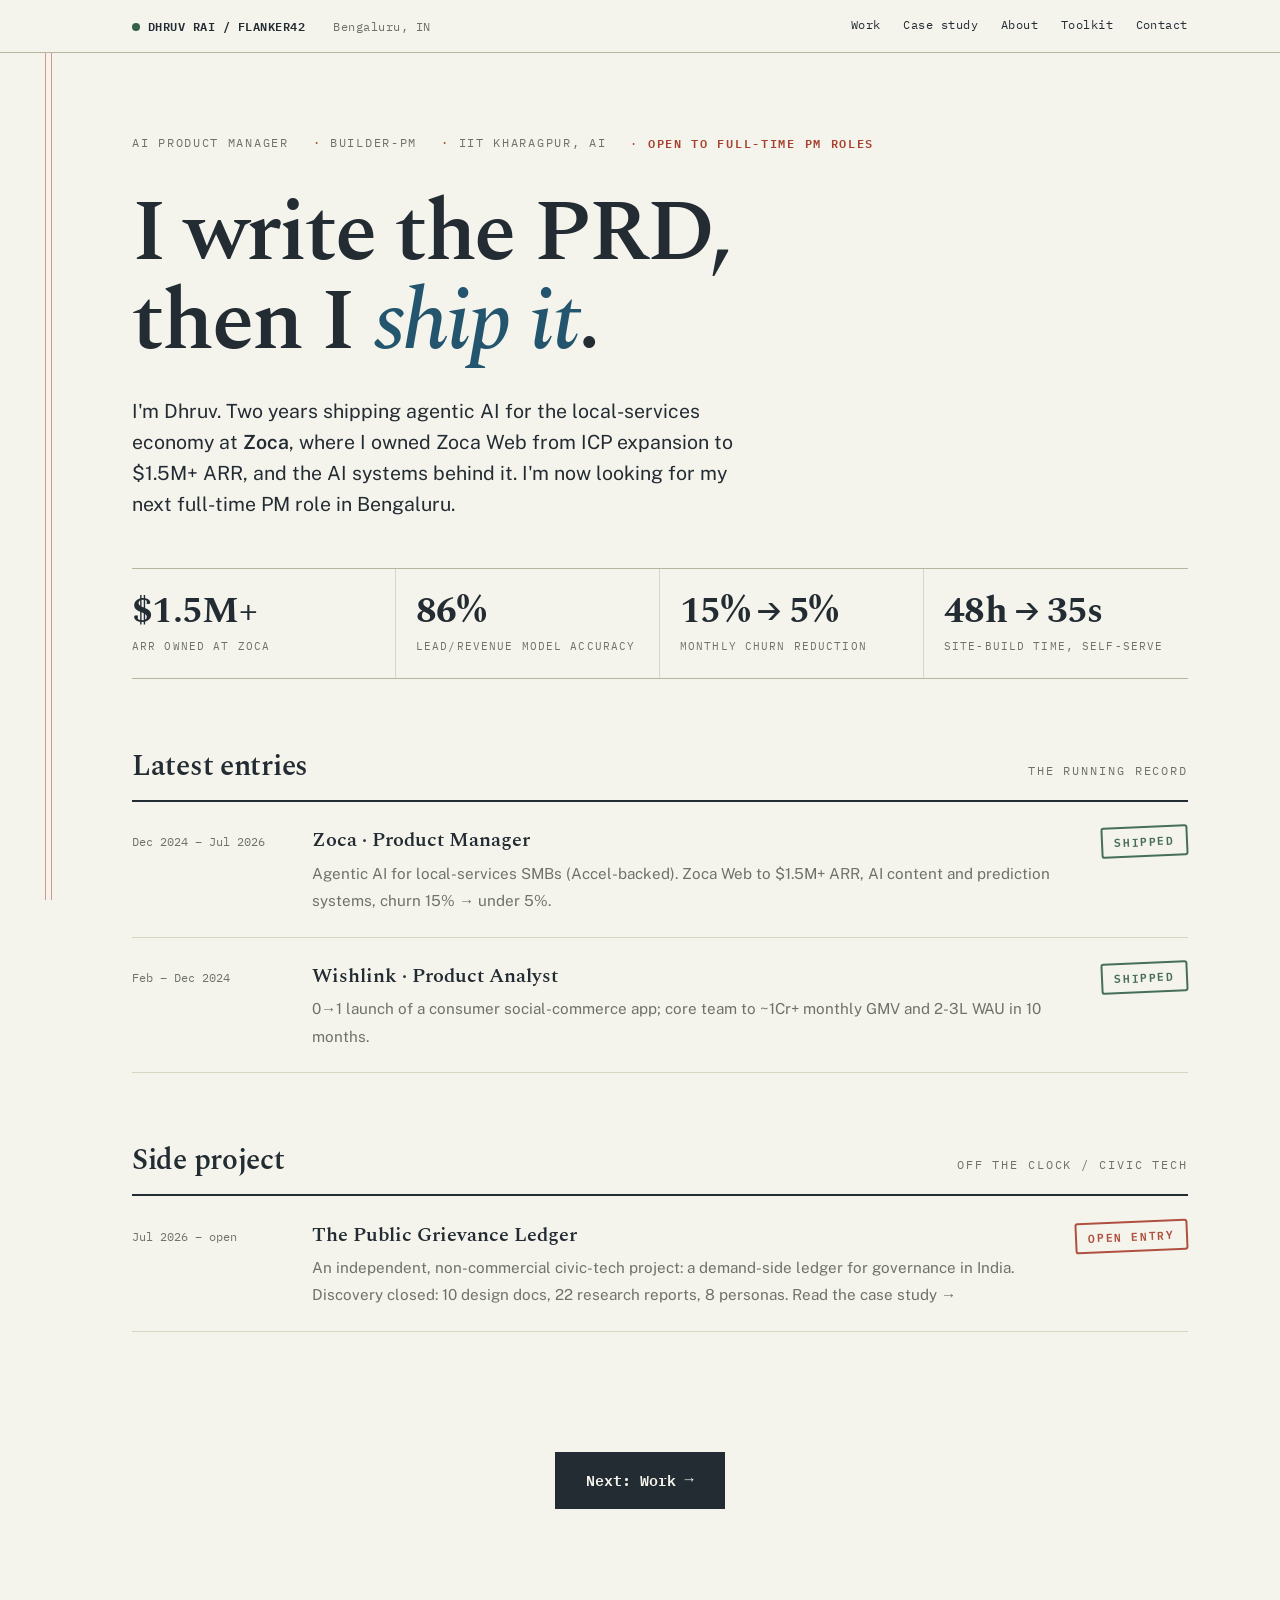
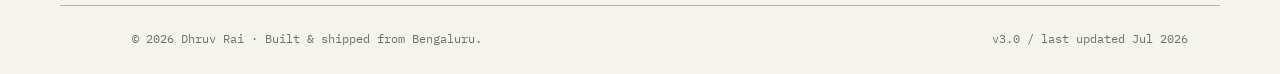
<file: index.html>
<!DOCTYPE html>
<html lang="en">
<head>
    <meta charset="UTF-8">
    <meta name="viewport" content="width=device-width, initial-scale=1.0">
    <title>Dhruv Rai · AI Product Manager / Builder-PM</title>
    <meta name="description" content="Dhruv Rai: AI Product Manager and Builder-PM (IIT Kharagpur, ex-Zoca). Open to full-time PM roles in Bengaluru. Currently building The Public Grievance Ledger.">
    <link rel="preconnect" href="https://fonts.googleapis.com">
    <link rel="preconnect" href="https://fonts.gstatic.com" crossorigin>
    <link href="https://fonts.googleapis.com/css2?family=Spectral:ital,wght@0,500;0,600;0,700;1,500;1,600&family=Public+Sans:wght@400;500;600&family=IBM+Plex+Mono:wght@400;500;600&display=swap" rel="stylesheet">
    <link rel="stylesheet" href="style.css">
</head>
<body>

    <div class="topbar">
        <div class="topbar-inner">
            <div class="topbar-left">
                <a href="index.html"><span><span class="signal"></span>DHRUV RAI / FLANKER42</span></a>
                <span class="topbar-loc">Bengaluru, IN</span>
            </div>
            <nav class="topbar-right">
                <a href="work.html">Work</a>
                <a href="grievance-ledger.html">Case study</a>
                <a href="about.html">About</a>
                <a href="toolkit.html">Toolkit</a>
                <a href="contact.html">Contact</a>
            </nav>
        </div>
    </div>

    <section class="hero">
        <div class="hero-meta">
            <span>AI Product Manager</span>
            <span>Builder-PM</span>
            <span>IIT Kharagpur, AI</span>
            <span><strong>Open to full-time PM roles</strong></span>
        </div>
        <h1>I write the PRD,<br>then I <em>ship it</em>.</h1>
        <p class="hero-tagline">
            I'm Dhruv. Two years shipping agentic AI for the local-services economy at
            <strong>Zoca</strong>, where I owned Zoca Web from ICP expansion to $1.5M+ ARR, and the
            AI systems behind it. I'm now looking for my next full-time PM role in Bengaluru.
        </p>
        <div class="hero-grid">
            <div class="stat">
                <div class="stat-num">$1.5M+</div>
                <div class="stat-label">ARR owned at Zoca</div>
            </div>
            <div class="stat">
                <div class="stat-num">86%</div>
                <div class="stat-label">Lead/revenue model accuracy</div>
            </div>
            <div class="stat">
                <div class="stat-num">15% → 5%</div>
                <div class="stat-label">Monthly churn reduction</div>
            </div>
            <div class="stat">
                <div class="stat-num">48h → 35s</div>
                <div class="stat-label">Site-build time, self-serve</div>
            </div>
        </div>

        <div class="ledger">
            <div class="ledger-head">
                <h2>Latest entries</h2>
                <span class="label" style="color: var(--muted);">The running record</span>
            </div>
            <a class="entry" href="work.html">
                <span class="entry-date">Dec 2024 – Jul 2026</span>
                <span class="entry-desc">
                    <strong>Zoca · Product Manager</strong>
                    <span>Agentic AI for local-services SMBs (Accel-backed). Zoca Web to $1.5M+ ARR, AI content and prediction systems, churn 15% → under 5%.</span>
                </span>
                <span class="entry-mark"><span class="stamp">Shipped</span></span>
            </a>
            <a class="entry" href="work.html">
                <span class="entry-date">Feb – Dec 2024</span>
                <span class="entry-desc">
                    <strong>Wishlink · Product Analyst</strong>
                    <span>0→1 launch of a consumer social-commerce app; core team to ~1Cr+ monthly GMV and 2-3L WAU in 10 months.</span>
                </span>
                <span class="entry-mark"><span class="stamp">Shipped</span></span>
            </a>
        </div>

        <div class="ledger">
            <div class="ledger-head">
                <h2>Side project</h2>
                <span class="label" style="color: var(--muted);">Off the clock / Civic tech</span>
            </div>
            <a class="entry" href="grievance-ledger.html">
                <span class="entry-date">Jul 2026 – open</span>
                <span class="entry-desc">
                    <strong>The Public Grievance Ledger</strong>
                    <span>An independent, non-commercial civic-tech project: a demand-side ledger for governance in India. Discovery closed: 10 design docs, 22 research reports, 8 personas. Read the case study →</span>
                </span>
                <span class="entry-mark"><span class="stamp open">Open entry</span></span>
            </a>
        </div>
    </section>

    <div class="flow-nav">
        <a href="work.html" class="contact-pill primary">
            <span>Next: Work</span>
            <span style="font-family: monospace;">&rarr;</span>
        </a>
    </div>

    <footer>
        <span>© 2026 Dhruv Rai · Built &amp; shipped from Bengaluru.</span>
        <span>v3.0 / last updated Jul 2026</span>
    </footer>

</body>
</html>
</file>
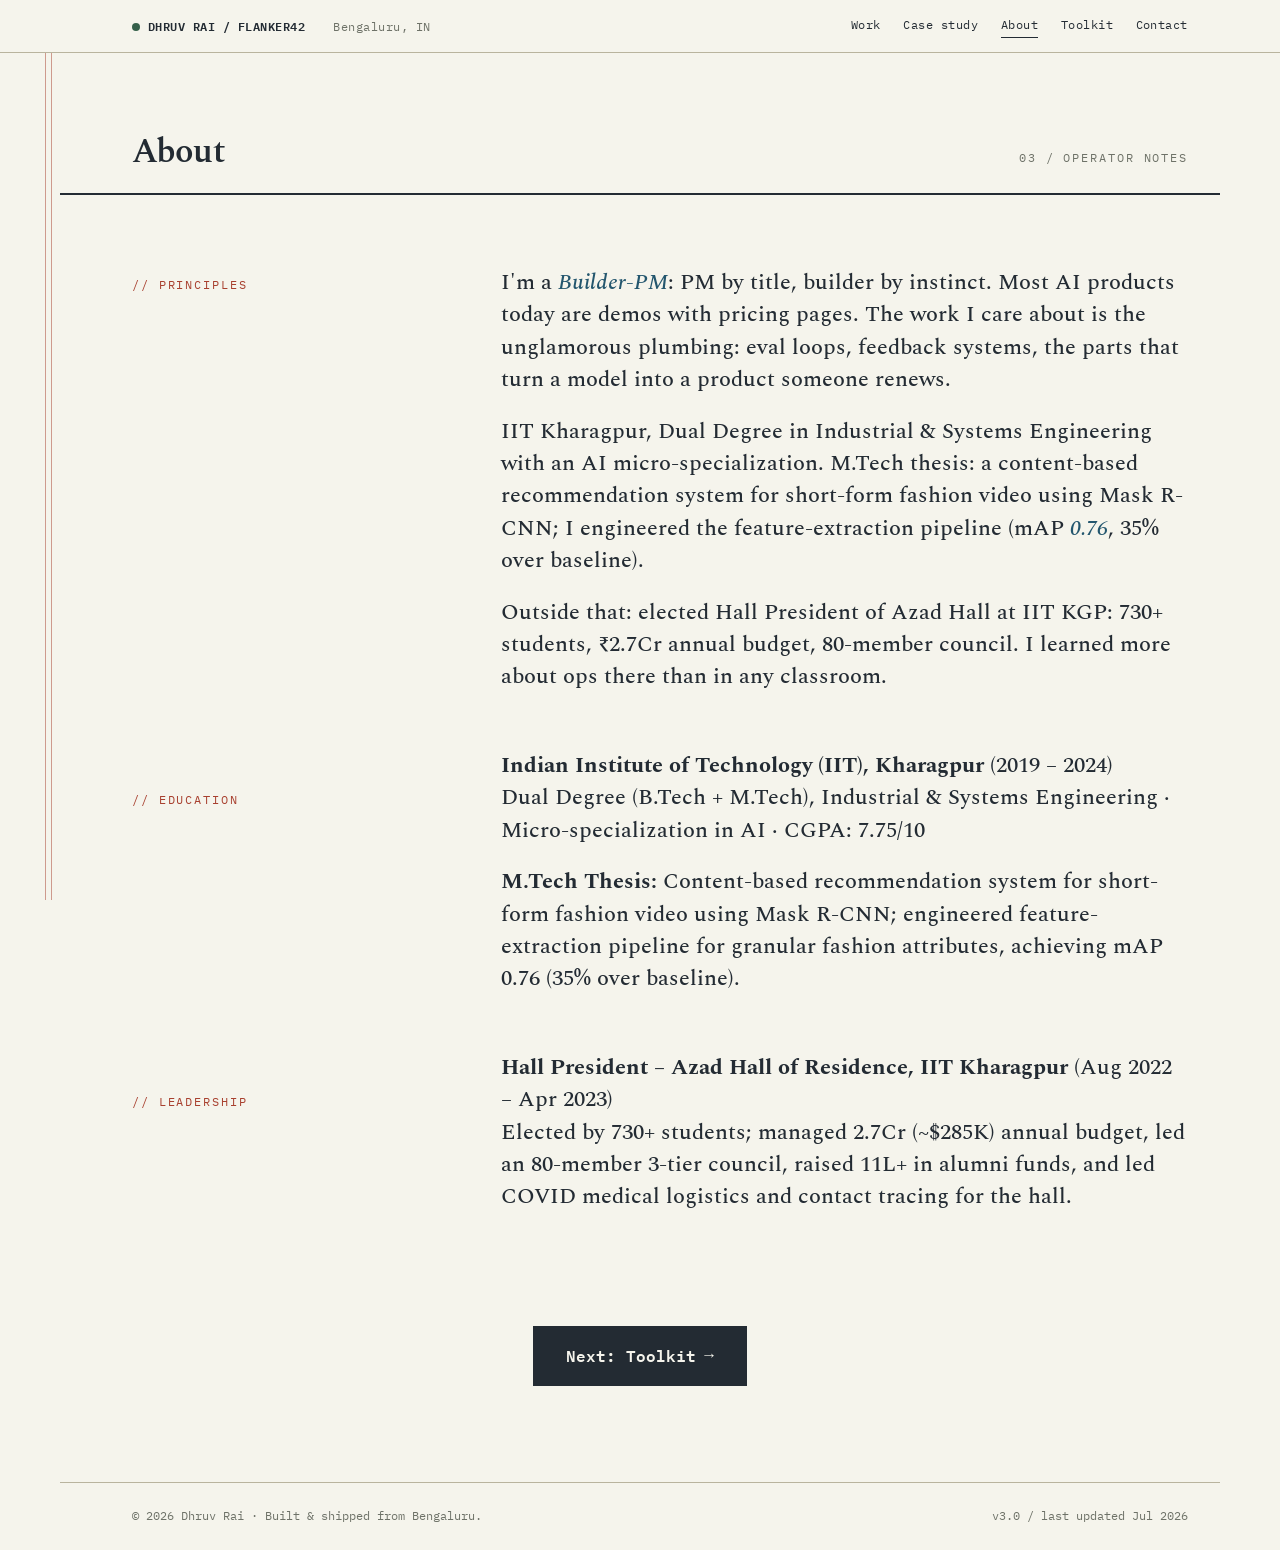
<file: about.html>
<!DOCTYPE html>
<html lang="en">
<head>
    <meta charset="UTF-8">
    <meta name="viewport" content="width=device-width, initial-scale=1.0">
    <title>About - Dhruv Rai</title>
    <meta name="description" content="Dhruv Rai: AI Product Manager and Builder-PM (IIT Kharagpur, ex-Zoca). Open to full-time PM roles in Bengaluru. Currently building The Public Grievance Ledger.">
    <link rel="preconnect" href="https://fonts.googleapis.com">
    <link rel="preconnect" href="https://fonts.gstatic.com" crossorigin>
    <link href="https://fonts.googleapis.com/css2?family=Spectral:ital,wght@0,500;0,600;0,700;1,500;1,600&family=Public+Sans:wght@400;500;600&family=IBM+Plex+Mono:wght@400;500;600&display=swap" rel="stylesheet">
    <link rel="stylesheet" href="style.css">
</head>
<body>

    <div class="topbar">
        <div class="topbar-inner">
            <div class="topbar-left">
                <a href="index.html"><span><span class="signal"></span>DHRUV RAI / FLANKER42</span></a>
                <span class="topbar-loc">Bengaluru, IN</span>
            </div>
            <nav class="topbar-right">
                <a href="work.html">Work</a>
                <a href="grievance-ledger.html">Case study</a>
                <a href="about.html" aria-current="page">About</a>
                <a href="toolkit.html">Toolkit</a>
                <a href="contact.html">Contact</a>
            </nav>
        </div>
    </div>

    <div class="section-header" id="about">
        <h2>About</h2>
        <span class="label">03 / Operator notes</span>
    </div>
    <section class="about">
        <div class="about-label">// principles</div>
        <div class="about-body">
            <p>I'm a <em>Builder-PM</em>: PM by title, builder by instinct. Most AI products today are demos with pricing pages. The work I care about is the unglamorous plumbing: eval loops, feedback systems, the parts that turn a model into a product someone renews.</p>
            <p>IIT Kharagpur, Dual Degree in Industrial &amp; Systems Engineering with an AI micro-specialization. M.Tech thesis: a content-based recommendation system for short-form fashion video using Mask R-CNN; I engineered the feature-extraction pipeline (mAP <em>0.76</em>, 35% over baseline).</p>
            <p>Outside that: elected Hall President of Azad Hall at IIT KGP: 730+ students, ₹2.7Cr annual budget, 80-member council. I learned more about ops there than in any classroom.</p>

        </div>
        <div class="about-label" style="margin-top: 2rem;">// education</div>
        <div class="about-body">
            <p><strong>Indian Institute of Technology (IIT), Kharagpur</strong> (2019 &ndash; 2024)<br>
            Dual Degree (B.Tech + M.Tech), Industrial &amp; Systems Engineering &middot; Micro-specialization in AI &middot; CGPA: 7.75/10</p>
            <p><strong>M.Tech Thesis:</strong> Content-based recommendation system for short-form fashion video using Mask R-CNN; engineered feature-extraction pipeline for granular fashion attributes, achieving mAP 0.76 (35% over baseline).</p>
        </div>
        <div class="about-label" style="margin-top: 2rem;">// leadership</div>
        <div class="about-body">
            <p><strong>Hall President &ndash; Azad Hall of Residence, IIT Kharagpur</strong> (Aug 2022 &ndash; Apr 2023)<br>
            Elected by 730+ students; managed 2.7Cr (~$285K) annual budget, led an 80-member 3-tier council, raised 11L+ in alumni funds, and led COVID medical logistics and contact tracing for the hall.</p>
        </div>
        </section>


    <div class="flow-nav" style="text-align: center; margin: 4rem 0; padding-bottom: 2rem;">
        <a href="toolkit.html" class="contact-pill primary" style="display: inline-flex; align-items: center; gap: 0.5rem; text-decoration: none; font-size: 1rem; padding: 1rem 2rem;">
            <span>Next: Toolkit</span>
            <span style="font-family: monospace;">&rarr;</span>
        </a>
    </div>

    <footer>
        <span>© 2026 Dhruv Rai · Built &amp; shipped from Bengaluru.</span>
        <span>v3.0 / last updated Jul 2026</span>
    </footer>

</body>
</html>
</file>
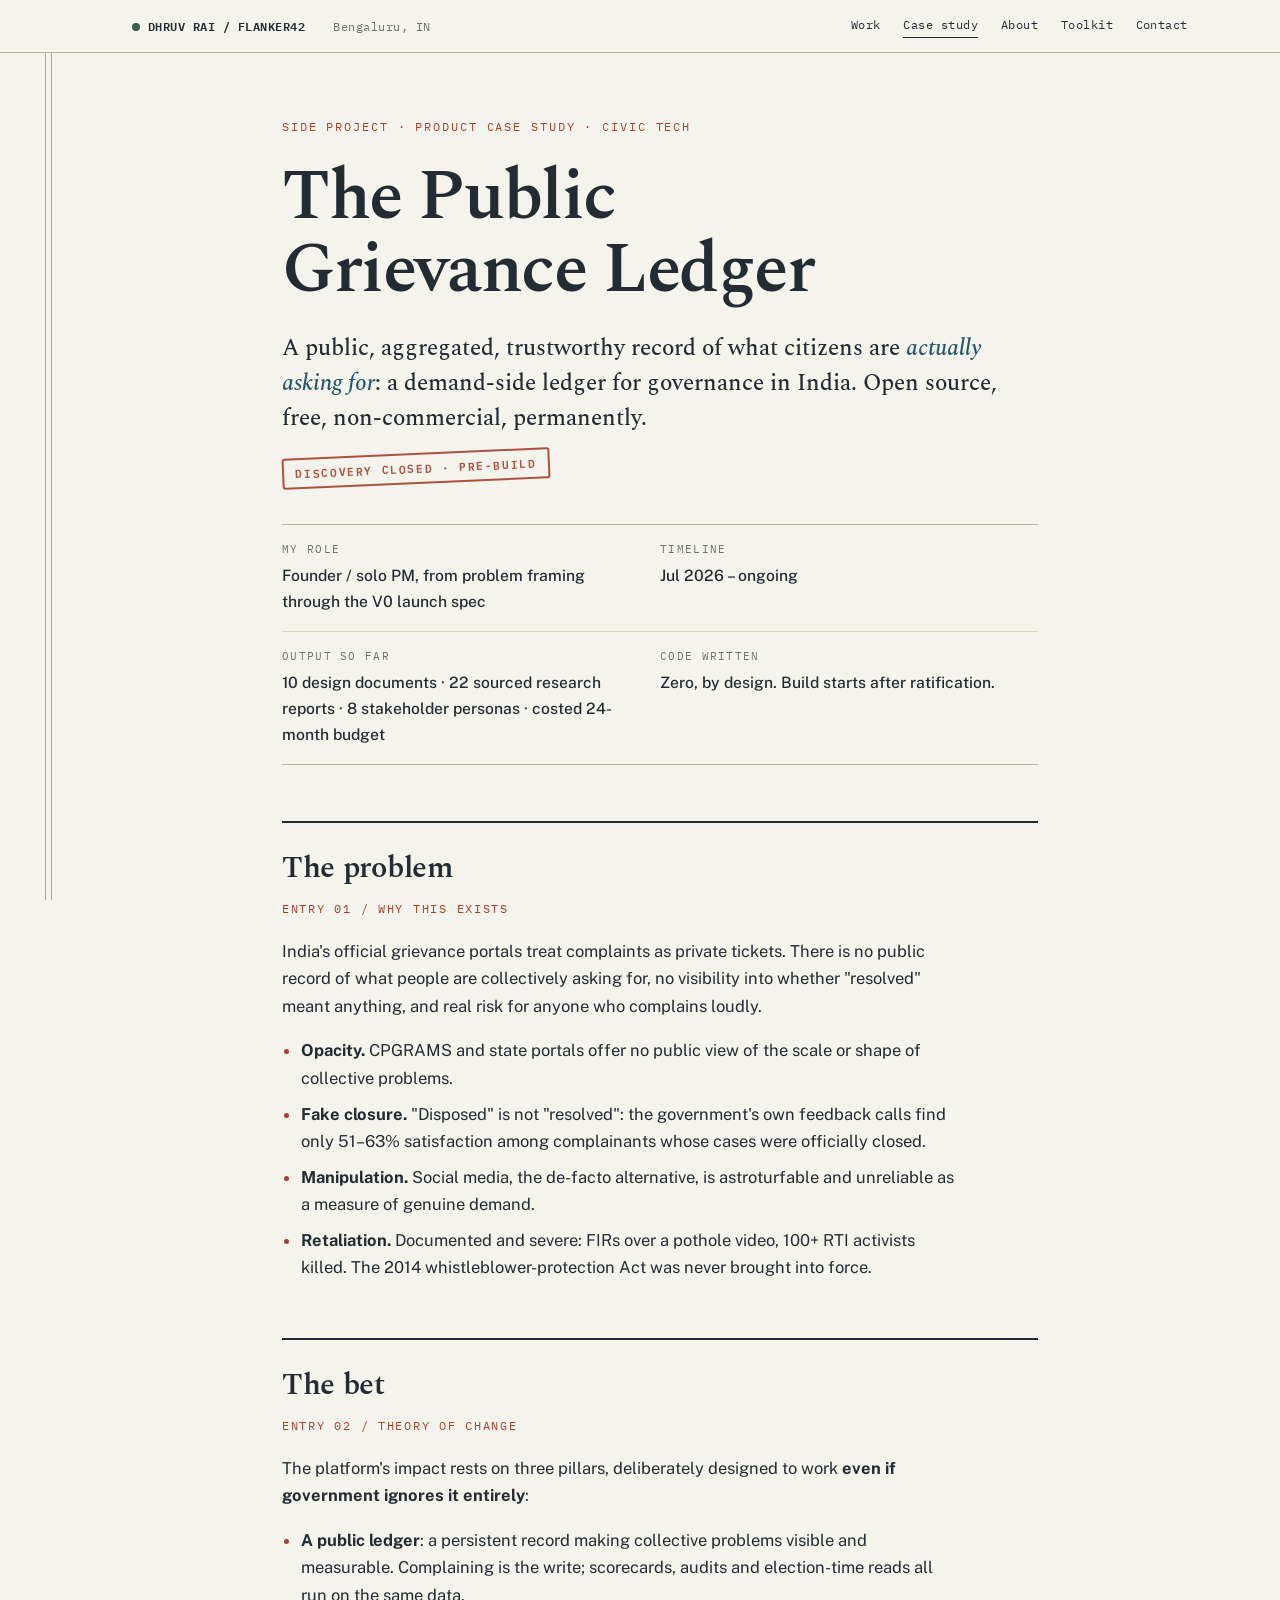
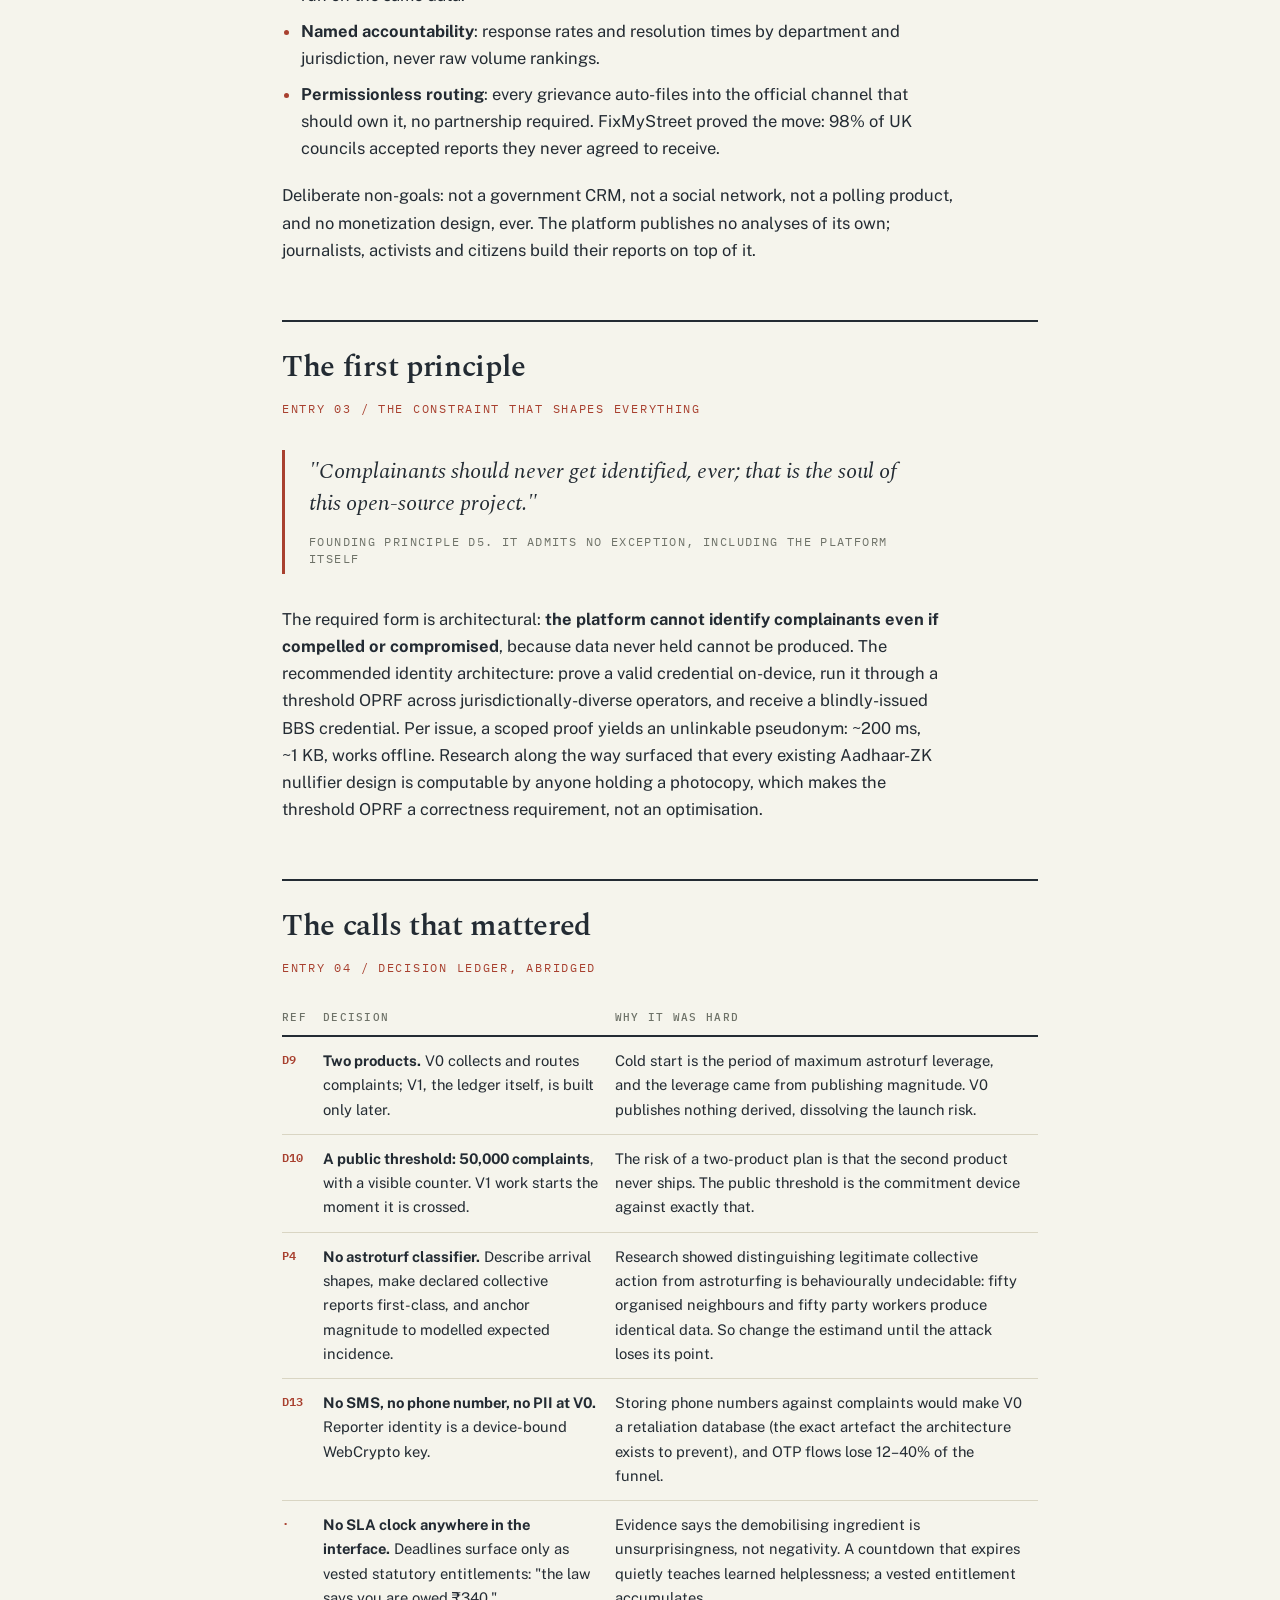
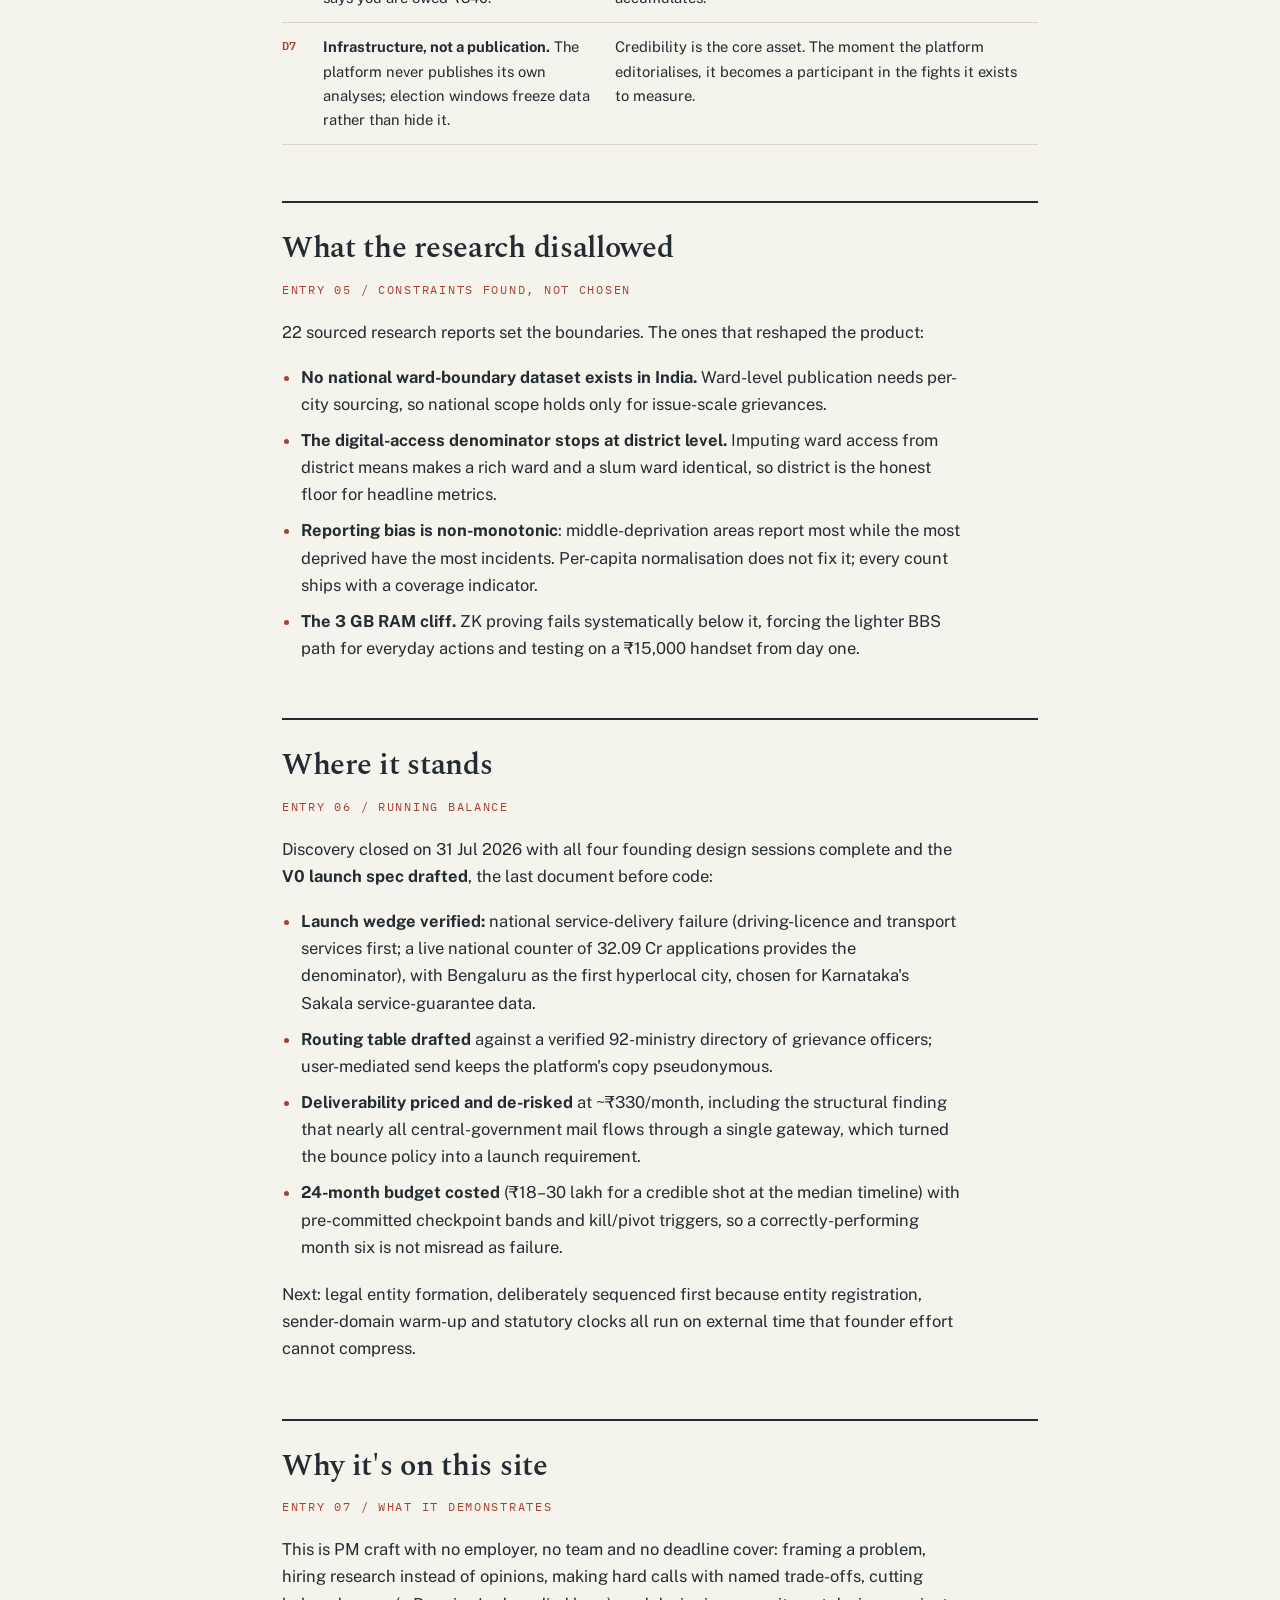
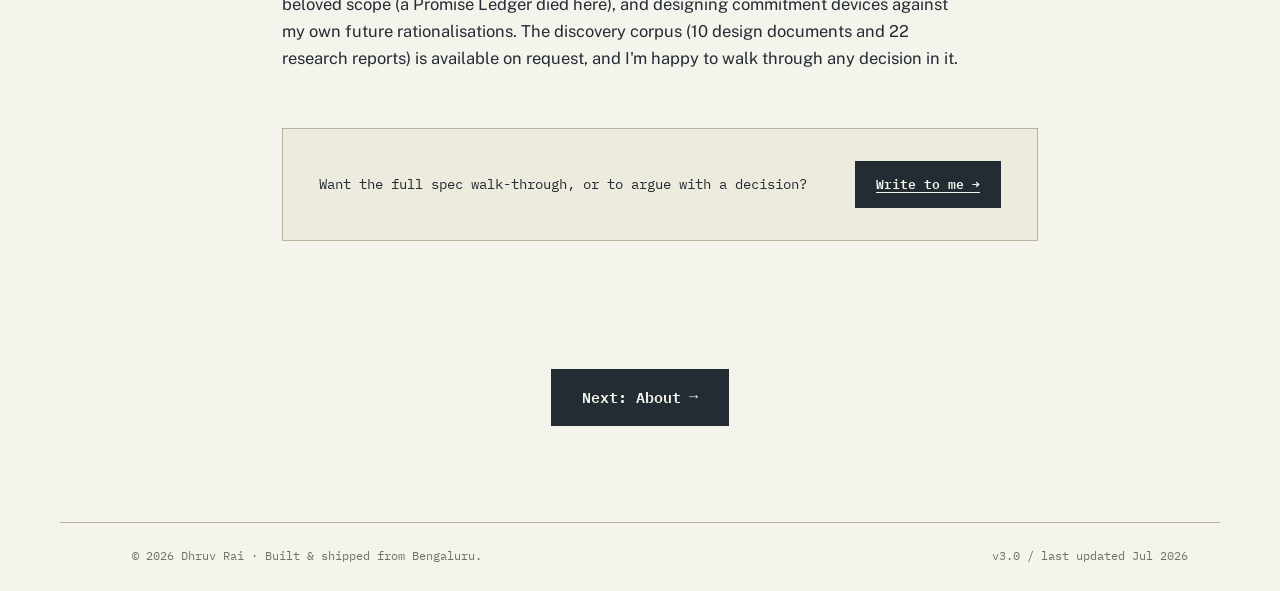
<file: grievance-ledger.html>
<!DOCTYPE html>
<html lang="en">
<head>
    <meta charset="UTF-8">
    <meta name="viewport" content="width=device-width, initial-scale=1.0">
    <title>The Public Grievance Ledger · Case Study · Dhruv Rai</title>
    <meta name="description" content="Product discovery case study: The Public Grievance Ledger, a demand-side ledger for governance in India. Founder-PM work by Dhruv Rai: 10 design docs, 22 research reports, 8 personas, zero code by design.">
    <link rel="preconnect" href="https://fonts.googleapis.com">
    <link rel="preconnect" href="https://fonts.gstatic.com" crossorigin>
    <link href="https://fonts.googleapis.com/css2?family=Spectral:ital,wght@0,500;0,600;0,700;1,500;1,600&family=Public+Sans:wght@400;500;600&family=IBM+Plex+Mono:wght@400;500;600&display=swap" rel="stylesheet">
    <link rel="stylesheet" href="style.css">
</head>
<body>

    <div class="topbar">
        <div class="topbar-inner">
            <div class="topbar-left">
                <a href="index.html"><span><span class="signal"></span>DHRUV RAI / FLANKER42</span></a>
                <span class="topbar-loc">Bengaluru, IN</span>
            </div>
            <nav class="topbar-right">
                <a href="work.html">Work</a>
                <a href="grievance-ledger.html" aria-current="page">Case study</a>
                <a href="about.html">About</a>
                <a href="toolkit.html">Toolkit</a>
                <a href="contact.html">Contact</a>
            </nav>
        </div>
    </div>

    <article class="case">
        <header class="case-header">
            <span class="eyebrow">Side project · Product case study · Civic tech</span>
            <h1>The Public Grievance Ledger</h1>
            <p class="standfirst">
                A public, aggregated, trustworthy record of what citizens are
                <em>actually asking for</em>: a demand-side ledger for governance in India.
                Open source, free, non-commercial, permanently.
            </p>
            <span class="stamp open">Discovery closed · pre-build</span>

            <dl class="case-facts">
                <div>
                    <dt>My role</dt>
                    <dd>Founder / solo PM, from problem framing through the V0 launch spec</dd>
                </div>
                <div>
                    <dt>Timeline</dt>
                    <dd>Jul 2026 – ongoing</dd>
                </div>
                <div>
                    <dt>Output so far</dt>
                    <dd>10 design documents · 22 sourced research reports · 8 stakeholder personas · costed 24-month budget</dd>
                </div>
                <div>
                    <dt>Code written</dt>
                    <dd>Zero, by design. Build starts after ratification.</dd>
                </div>
            </dl>
        </header>

        <h2>The problem</h2>
        <span class="entry-no">Entry 01 / Why this exists</span>
        <p>
            India's official grievance portals treat complaints as private tickets. There is no
            public record of what people are collectively asking for, no visibility into whether
            "resolved" meant anything, and real risk for anyone who complains loudly.
        </p>
        <ul>
            <li><strong>Opacity.</strong> CPGRAMS and state portals offer no public view of the scale or shape of collective problems.</li>
            <li><strong>Fake closure.</strong> "Disposed" is not "resolved": the government's own feedback calls find only 51–63% satisfaction among complainants whose cases were officially closed.</li>
            <li><strong>Manipulation.</strong> Social media, the de-facto alternative, is astroturfable and unreliable as a measure of genuine demand.</li>
            <li><strong>Retaliation.</strong> Documented and severe: FIRs over a pothole video, 100+ RTI activists killed. The 2014 whistleblower-protection Act was never brought into force.</li>
        </ul>

        <h2>The bet</h2>
        <span class="entry-no">Entry 02 / Theory of change</span>
        <p>
            The platform's impact rests on three pillars, deliberately designed to work
            <strong>even if government ignores it entirely</strong>:
        </p>
        <ul>
            <li><strong>A public ledger</strong>: a persistent record making collective problems visible and measurable. Complaining is the write; scorecards, audits and election-time reads all run on the same data.</li>
            <li><strong>Named accountability</strong>: response rates and resolution times by department and jurisdiction, never raw volume rankings.</li>
            <li><strong>Permissionless routing</strong>: every grievance auto-files into the official channel that should own it, no partnership required. FixMyStreet proved the move: 98% of UK councils accepted reports they never agreed to receive.</li>
        </ul>
        <p>
            Deliberate non-goals: not a government CRM, not a social network, not a polling
            product, and no monetization design, ever. The platform publishes no analyses of its
            own; journalists, activists and citizens build their reports on top of it.
        </p>

        <h2>The first principle</h2>
        <span class="entry-no">Entry 03 / The constraint that shapes everything</span>
        <blockquote>
            "Complainants should never get identified, ever; that is the soul of this
            open-source project."
            <cite>Founding principle D5. It admits no exception, including the platform itself</cite>
        </blockquote>
        <p>
            The required form is architectural: <strong>the platform cannot identify complainants even
            if compelled or compromised</strong>, because data never held cannot be produced. The
            recommended identity architecture: prove a valid credential on-device, run it through a
            threshold OPRF across jurisdictionally-diverse operators, and receive a blindly-issued
            BBS credential. Per issue, a scoped proof yields an unlinkable pseudonym:
            ~200&nbsp;ms, ~1&nbsp;KB, works offline. Research along the way surfaced that every
            existing Aadhaar-ZK nullifier design is computable by anyone holding a photocopy,
            which makes the threshold OPRF a correctness requirement, not an optimisation.
        </p>

        <h2>The calls that mattered</h2>
        <span class="entry-no">Entry 04 / Decision ledger, abridged</span>
        <table class="ledger-table">
            <thead>
                <tr><th>Ref</th><th>Decision</th><th>Why it was hard</th></tr>
            </thead>
            <tbody>
                <tr>
                    <td>D9</td>
                    <td><strong>Two products.</strong> V0 collects and routes complaints; V1, the ledger itself, is built only later.</td>
                    <td>Cold start is the period of maximum astroturf leverage, and the leverage came from publishing magnitude. V0 publishes nothing derived, dissolving the launch risk.</td>
                </tr>
                <tr>
                    <td>D10</td>
                    <td><strong>A public threshold: 50,000 complaints</strong>, with a visible counter. V1 work starts the moment it is crossed.</td>
                    <td>The risk of a two-product plan is that the second product never ships. The public threshold is the commitment device against exactly that.</td>
                </tr>
                <tr>
                    <td>P4</td>
                    <td><strong>No astroturf classifier.</strong> Describe arrival shapes, make declared collective reports first-class, and anchor magnitude to modelled expected incidence.</td>
                    <td>Research showed distinguishing legitimate collective action from astroturfing is behaviourally undecidable: fifty organised neighbours and fifty party workers produce identical data. So change the estimand until the attack loses its point.</td>
                </tr>
                <tr>
                    <td>D13</td>
                    <td><strong>No SMS, no phone number, no PII at V0.</strong> Reporter identity is a device-bound WebCrypto key.</td>
                    <td>Storing phone numbers against complaints would make V0 a retaliation database (the exact artefact the architecture exists to prevent), and OTP flows lose 12–40% of the funnel.</td>
                </tr>
                <tr>
                    <td>·</td>
                    <td><strong>No SLA clock anywhere in the interface.</strong> Deadlines surface only as vested statutory entitlements: "the law says you are owed ₹340."</td>
                    <td>Evidence says the demobilising ingredient is unsurprisingness, not negativity. A countdown that expires quietly teaches learned helplessness; a vested entitlement accumulates.</td>
                </tr>
                <tr>
                    <td>D7</td>
                    <td><strong>Infrastructure, not a publication.</strong> The platform never publishes its own analyses; election windows freeze data rather than hide it.</td>
                    <td>Credibility is the core asset. The moment the platform editorialises, it becomes a participant in the fights it exists to measure.</td>
                </tr>
            </tbody>
        </table>

        <h2>What the research disallowed</h2>
        <span class="entry-no">Entry 05 / Constraints found, not chosen</span>
        <p>
            22 sourced research reports set the boundaries. The ones that reshaped the product:
        </p>
        <ul>
            <li><strong>No national ward-boundary dataset exists in India.</strong> Ward-level publication needs per-city sourcing, so national scope holds only for issue-scale grievances.</li>
            <li><strong>The digital-access denominator stops at district level.</strong> Imputing ward access from district means makes a rich ward and a slum ward identical, so district is the honest floor for headline metrics.</li>
            <li><strong>Reporting bias is non-monotonic</strong>: middle-deprivation areas report most while the most deprived have the most incidents. Per-capita normalisation does not fix it; every count ships with a coverage indicator.</li>
            <li><strong>The 3 GB RAM cliff.</strong> ZK proving fails systematically below it, forcing the lighter BBS path for everyday actions and testing on a ₹15,000 handset from day one.</li>
        </ul>

        <h2>Where it stands</h2>
        <span class="entry-no">Entry 06 / Running balance</span>
        <p>
            Discovery closed on 31 Jul 2026 with all four founding design sessions complete and the
            <strong>V0 launch spec drafted</strong>, the last document before code:
        </p>
        <ul>
            <li><strong>Launch wedge verified:</strong> national service-delivery failure (driving-licence and transport services first; a live national counter of 32.09&nbsp;Cr applications provides the denominator), with Bengaluru as the first hyperlocal city, chosen for Karnataka's Sakala service-guarantee data.</li>
            <li><strong>Routing table drafted</strong> against a verified 92-ministry directory of grievance officers; user-mediated send keeps the platform's copy pseudonymous.</li>
            <li><strong>Deliverability priced and de-risked</strong> at ~₹330/month, including the structural finding that nearly all central-government mail flows through a single gateway, which turned the bounce policy into a launch requirement.</li>
            <li><strong>24-month budget costed</strong> (₹18–30 lakh for a credible shot at the median timeline) with pre-committed checkpoint bands and kill/pivot triggers, so a correctly-performing month six is not misread as failure.</li>
        </ul>
        <p>
            Next: legal entity formation, deliberately sequenced first because entity registration,
        	sender-domain warm-up and statutory clocks all run on external time that founder effort
            cannot compress.
        </p>

        <h2>Why it's on this site</h2>
        <span class="entry-no">Entry 07 / What it demonstrates</span>
        <p>
            This is PM craft with no employer, no team and no deadline cover: framing a problem,
            hiring research instead of opinions, making hard calls with named trade-offs, cutting
            beloved scope (a Promise Ledger died here), and designing commitment devices against
            my own future rationalisations. The discovery corpus (10 design documents and 22
            research reports) is available on request, and I'm happy to walk through any decision
            in it.
        </p>

        <div class="case-cta">
            <p>Want the full spec walk-through, or to argue with a decision?</p>
            <a href="mailto:dhruv.rai2001@gmail.com?subject=Grievance%20Ledger" class="contact-pill primary">Write to me →</a>
        </div>
    </article>

    <div class="flow-nav">
        <a href="about.html" class="contact-pill primary">
            <span>Next: About</span>
            <span style="font-family: monospace;">&rarr;</span>
        </a>
    </div>

    <footer>
        <span>© 2026 Dhruv Rai · Built &amp; shipped from Bengaluru.</span>
        <span>v3.0 / last updated Jul 2026</span>
    </footer>

</body>
</html>
</file>
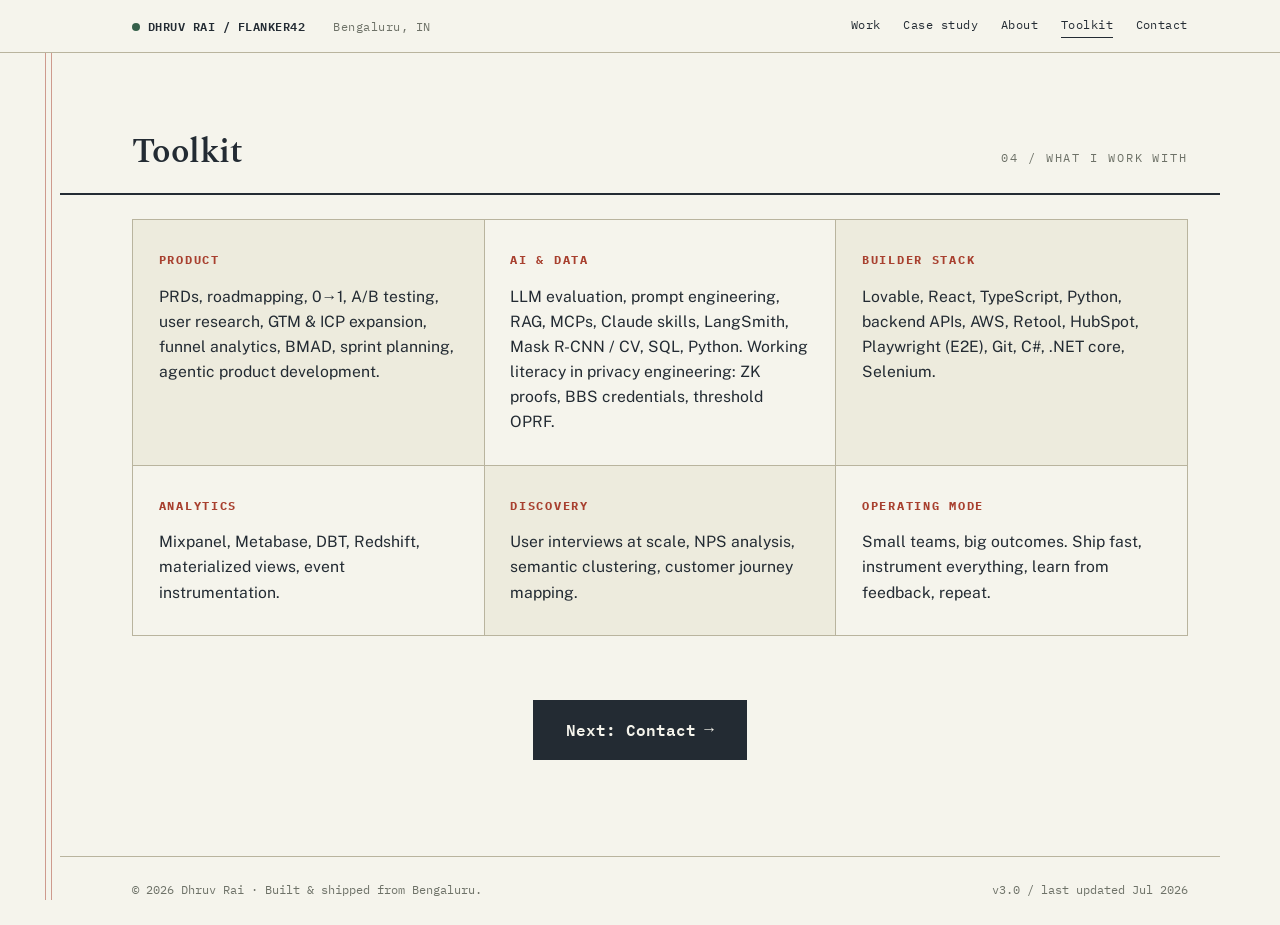
<file: toolkit.html>
<!DOCTYPE html>
<html lang="en">
<head>
    <meta charset="UTF-8">
    <meta name="viewport" content="width=device-width, initial-scale=1.0">
    <title>Toolkit - Dhruv Rai</title>
    <meta name="description" content="Dhruv Rai: AI Product Manager and Builder-PM (IIT Kharagpur, ex-Zoca). Open to full-time PM roles in Bengaluru. Currently building The Public Grievance Ledger.">
    <link rel="preconnect" href="https://fonts.googleapis.com">
    <link rel="preconnect" href="https://fonts.gstatic.com" crossorigin>
    <link href="https://fonts.googleapis.com/css2?family=Spectral:ital,wght@0,500;0,600;0,700;1,500;1,600&family=Public+Sans:wght@400;500;600&family=IBM+Plex+Mono:wght@400;500;600&display=swap" rel="stylesheet">
    <link rel="stylesheet" href="style.css">
</head>
<body>

    <div class="topbar">
        <div class="topbar-inner">
            <div class="topbar-left">
                <a href="index.html"><span><span class="signal"></span>DHRUV RAI / FLANKER42</span></a>
                <span class="topbar-loc">Bengaluru, IN</span>
            </div>
            <nav class="topbar-right">
                <a href="work.html">Work</a>
                <a href="grievance-ledger.html">Case study</a>
                <a href="about.html">About</a>
                <a href="toolkit.html" aria-current="page">Toolkit</a>
                <a href="contact.html">Contact</a>
            </nav>
        </div>
    </div>

    <div class="section-header" id="toolkit">
        <h2>Toolkit</h2>
        <span class="label">04 / What I work with</span>
    </div>
    <section class="toolkit">
        <div class="toolkit-grid">
            <div class="tool-cell">
                <h4>Product</h4>
                <p>PRDs, roadmapping, 0→1, A/B testing, user research, GTM &amp; ICP expansion, funnel analytics, BMAD, sprint planning, agentic product development.</p>
            </div>
            <div class="tool-cell">
                <h4>AI &amp; Data</h4>
                <p>LLM evaluation, prompt engineering, RAG, MCPs, Claude skills, LangSmith, Mask R-CNN / CV, SQL, Python. Working literacy in privacy engineering: ZK proofs, BBS credentials, threshold OPRF.</p>
            </div>
            <div class="tool-cell">
                <h4>Builder Stack</h4>
                <p>Lovable, React, TypeScript, Python, backend APIs, AWS, Retool, HubSpot, Playwright (E2E), Git, C#, .NET core, Selenium.</p>
            </div>
            <div class="tool-cell">
                <h4>Analytics</h4>
                <p>Mixpanel, Metabase, DBT, Redshift, materialized views, event instrumentation.</p>
            </div>
            <div class="tool-cell">
                <h4>Discovery</h4>
                <p>User interviews at scale, NPS analysis, semantic clustering, customer journey mapping.</p>
            </div>
            <div class="tool-cell">
                <h4>Operating Mode</h4>
                <p>Small teams, big outcomes. Ship fast, instrument everything, learn from feedback, repeat.</p>
            </div>
        </div>
    </section>


    <div class="flow-nav" style="text-align: center; margin: 4rem 0; padding-bottom: 2rem;">
        <a href="contact.html" class="contact-pill primary" style="display: inline-flex; align-items: center; gap: 0.5rem; text-decoration: none; font-size: 1rem; padding: 1rem 2rem;">
            <span>Next: Contact</span>
            <span style="font-family: monospace;">&rarr;</span>
        </a>
    </div>

    <footer>
        <span>© 2026 Dhruv Rai · Built &amp; shipped from Bengaluru.</span>
        <span>v3.0 / last updated Jul 2026</span>
    </footer>

</body>
</html>
</file>
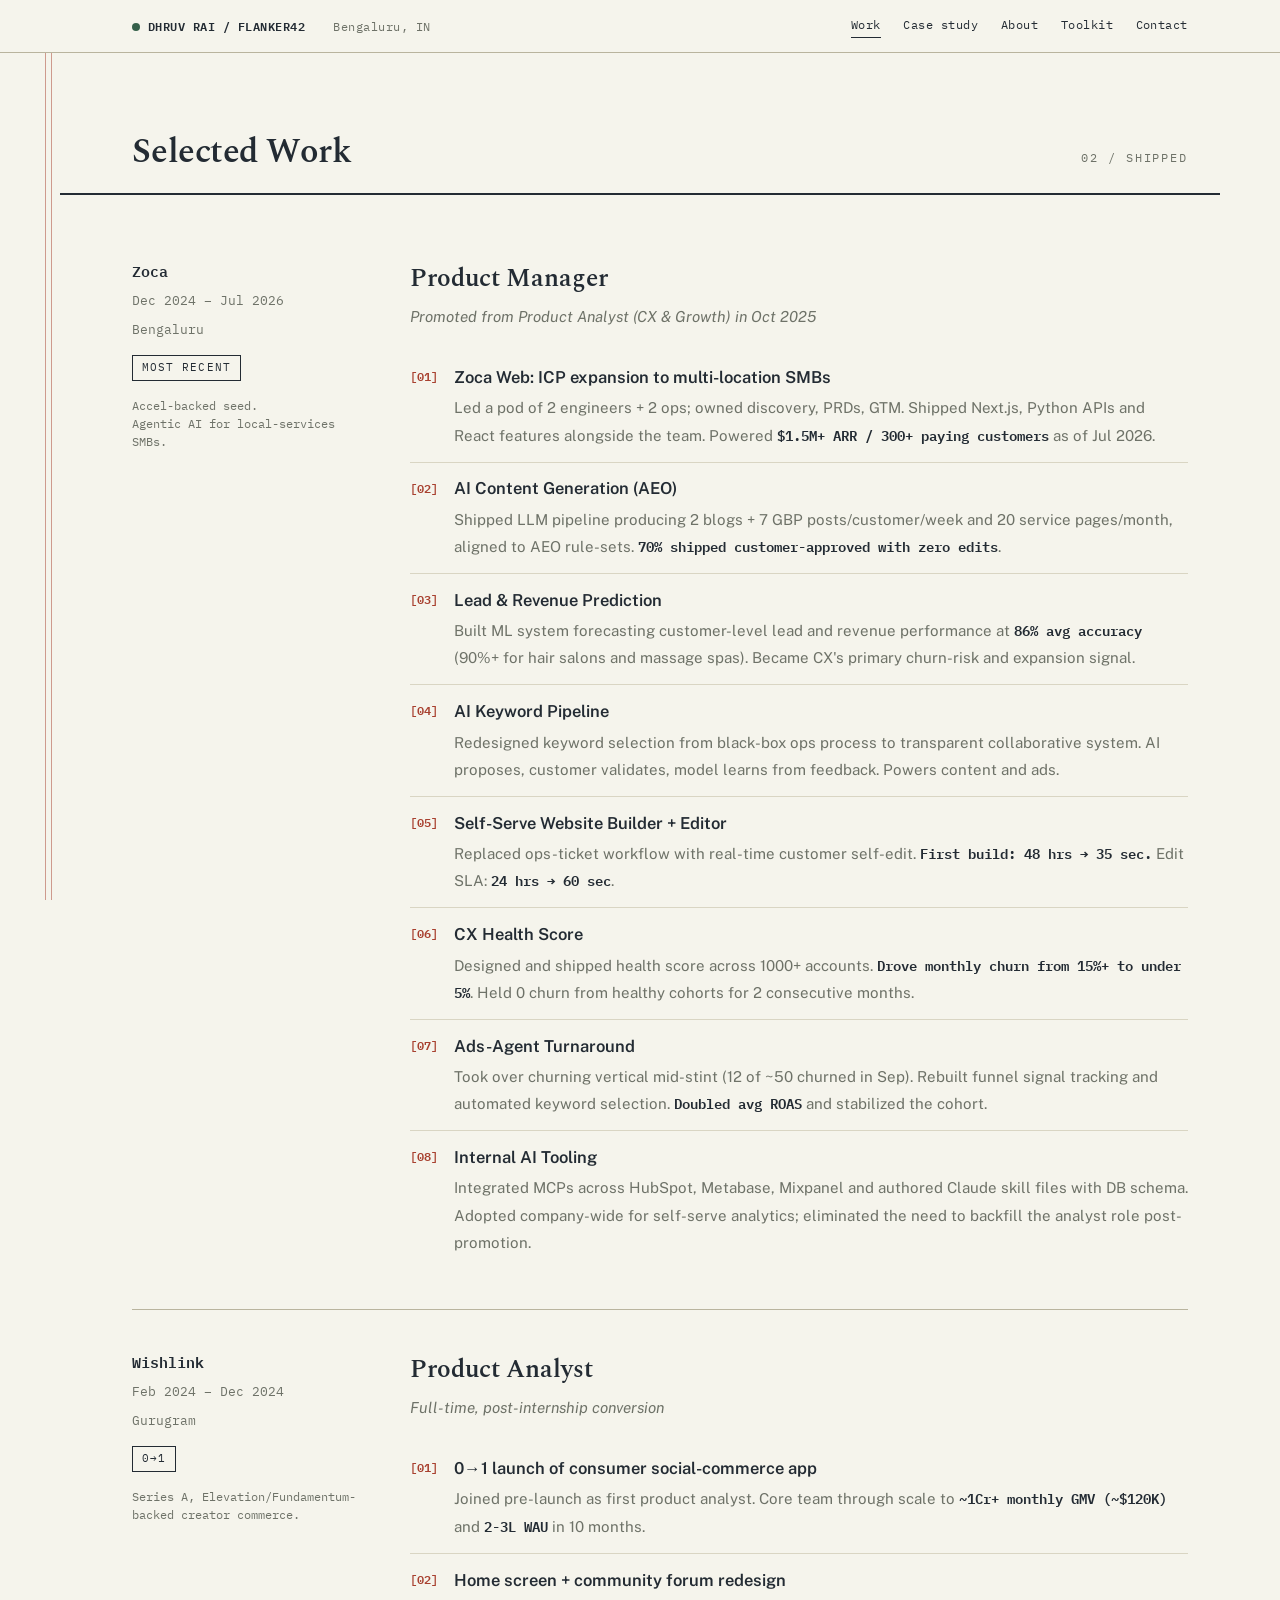
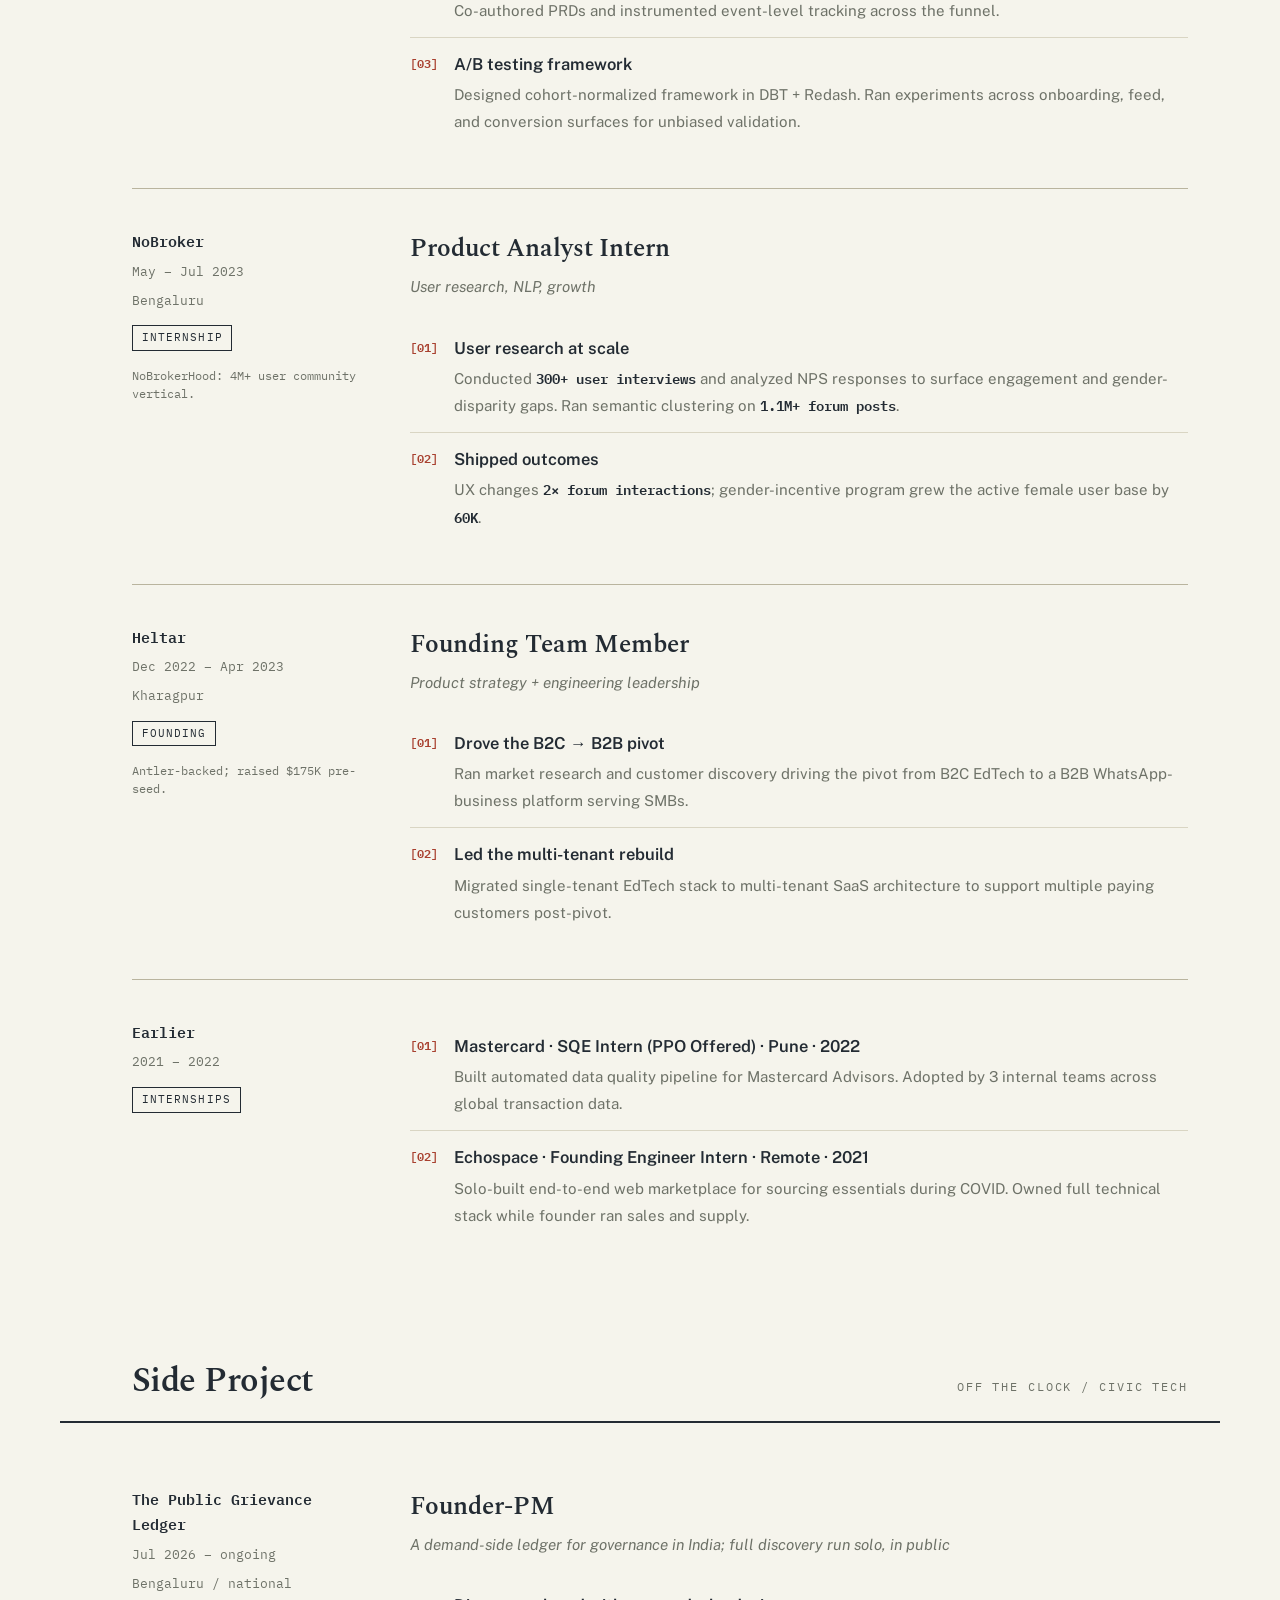
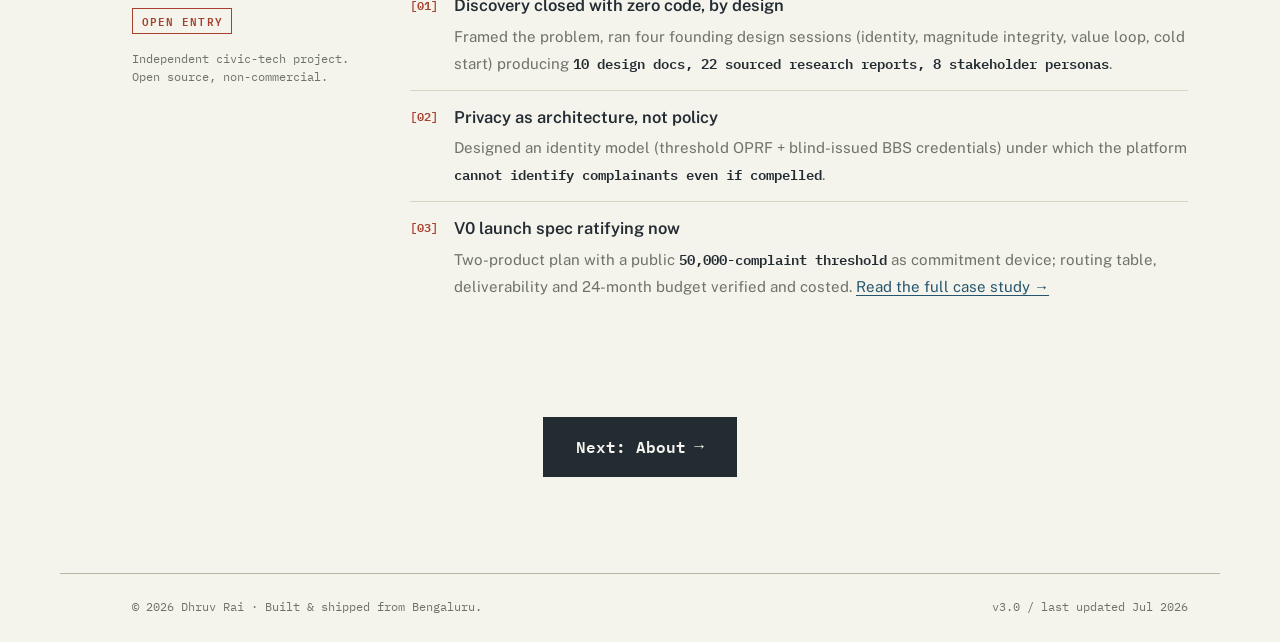
<file: work.html>
<!DOCTYPE html>
<html lang="en">
<head>
    <meta charset="UTF-8">
    <meta name="viewport" content="width=device-width, initial-scale=1.0">
    <title>Work - Dhruv Rai</title>
    <meta name="description" content="Dhruv Rai: AI Product Manager and Builder-PM (IIT Kharagpur, ex-Zoca). Open to full-time PM roles in Bengaluru. Currently building The Public Grievance Ledger.">
    <link rel="preconnect" href="https://fonts.googleapis.com">
    <link rel="preconnect" href="https://fonts.gstatic.com" crossorigin>
    <link href="https://fonts.googleapis.com/css2?family=Spectral:ital,wght@0,500;0,600;0,700;1,500;1,600&family=Public+Sans:wght@400;500;600&family=IBM+Plex+Mono:wght@400;500;600&display=swap" rel="stylesheet">
    <link rel="stylesheet" href="style.css">
</head>
<body>

    <div class="topbar">
        <div class="topbar-inner">
            <div class="topbar-left">
                <a href="index.html"><span><span class="signal"></span>DHRUV RAI / FLANKER42</span></a>
                <span class="topbar-loc">Bengaluru, IN</span>
            </div>
            <nav class="topbar-right">
                <a href="work.html" aria-current="page">Work</a>
                <a href="grievance-ledger.html">Case study</a>
                <a href="about.html">About</a>
                <a href="toolkit.html">Toolkit</a>
                <a href="contact.html">Contact</a>
            </nav>
        </div>
    </div>

    <div class="section-header" id="work">
        <h2>Selected Work</h2>
        <span class="label">02 / Shipped</span>
    </div>
    <section class="work">

        <div class="role">
            <div class="role-meta">
                <div class="role-company">Zoca</div>
                <div class="role-period">Dec 2024 – Jul 2026</div>
                <div class="role-period">Bengaluru</div>
                <span class="role-tag">Most recent</span>
                <div class="role-note">Accel-backed seed.<br>Agentic AI for local-services SMBs.</div>
            </div>
            <div class="role-body">
                <h3>Product Manager</h3>
                <div class="role-subtitle">Promoted from Product Analyst (CX &amp; Growth) in Oct 2025</div>
                <ul class="ship-list">
                    <li class="ship">
                        <span class="ship-marker">[01]</span>
                        <div class="ship-content">
                            <strong>Zoca Web: ICP expansion to multi-location SMBs</strong>
                            <span>Led a pod of 2 engineers + 2 ops; owned discovery, PRDs, GTM. Shipped Next.js, Python APIs and React features alongside the team. Powered <span class="num">$1.5M+ ARR / 300+ paying customers</span> as of Jul 2026.</span>
                        </div>
                    </li>
                    <li class="ship">
                        <span class="ship-marker">[02]</span>
                        <div class="ship-content">
                            <strong>AI Content Generation (AEO)</strong>
                            <span>Shipped LLM pipeline producing 2 blogs + 7 GBP posts/customer/week and 20 service pages/month, aligned to AEO rule-sets. <span class="num">70% shipped customer-approved with zero edits</span>.</span>
                        </div>
                    </li>
                    <li class="ship">
                        <span class="ship-marker">[03]</span>
                        <div class="ship-content">
                            <strong>Lead &amp; Revenue Prediction</strong>
                            <span>Built ML system forecasting customer-level lead and revenue performance at <span class="num">86% avg accuracy</span> (90%+ for hair salons and massage spas). Became CX's primary churn-risk and expansion signal.</span>
                        </div>
                    </li>
                    <li class="ship">
                        <span class="ship-marker">[04]</span>
                        <div class="ship-content">
                            <strong>AI Keyword Pipeline</strong>
                            <span>Redesigned keyword selection from black-box ops process to transparent collaborative system. AI proposes, customer validates, model learns from feedback. Powers content and ads.</span>
                        </div>
                    </li>
                    <li class="ship">
                        <span class="ship-marker">[05]</span>
                        <div class="ship-content">
                            <strong>Self-Serve Website Builder + Editor</strong>
                            <span>Replaced ops-ticket workflow with real-time customer self-edit. <span class="num">First build: 48 hrs → 35 sec.</span> Edit SLA: <span class="num">24 hrs → 60 sec</span>.</span>
                        </div>
                    </li>
                    <li class="ship">
                        <span class="ship-marker">[06]</span>
                        <div class="ship-content">
                            <strong>CX Health Score</strong>
                            <span>Designed and shipped health score across 1000+ accounts. <span class="num">Drove monthly churn from 15%+ to under 5%</span>. Held 0 churn from healthy cohorts for 2 consecutive months.</span>
                        </div>
                    </li>
                    <li class="ship">
                        <span class="ship-marker">[07]</span>
                        <div class="ship-content">
                            <strong>Ads-Agent Turnaround</strong>
                            <span>Took over churning vertical mid-stint (12 of ~50 churned in Sep). Rebuilt funnel signal tracking and automated keyword selection. <span class="num">Doubled avg ROAS</span> and stabilized the cohort.</span>
                        </div>
                    </li>
                    <li class="ship">
                        <span class="ship-marker">[08]</span>
                        <div class="ship-content">
                            <strong>Internal AI Tooling</strong>
                            <span>Integrated MCPs across HubSpot, Metabase, Mixpanel and authored Claude skill files with DB schema. Adopted company-wide for self-serve analytics; eliminated the need to backfill the analyst role post-promotion.</span>
                        </div>
                    </li>
                </ul>
            </div>
        </div>

        <div class="role">
            <div class="role-meta">
                <div class="role-company">Wishlink</div>
                <div class="role-period">Feb 2024 – Dec 2024</div>
                <div class="role-period">Gurugram</div>
                <span class="role-tag">0→1</span>
                <div class="role-note">Series A, Elevation/Fundamentum-backed creator commerce.</div>
            </div>
            <div class="role-body">
                <h3>Product Analyst</h3>
                <div class="role-subtitle">Full-time, post-internship conversion</div>
                <ul class="ship-list">
                    <li class="ship">
                        <span class="ship-marker">[01]</span>
                        <div class="ship-content">
                            <strong>0→1 launch of consumer social-commerce app</strong>
                            <span>Joined pre-launch as first product analyst. Core team through scale to <span class="num">~1Cr+ monthly GMV (~$120K)</span> and <span class="num">2-3L WAU</span> in 10 months.</span>
                        </div>
                    </li>
                    <li class="ship">
                        <span class="ship-marker">[02]</span>
                        <div class="ship-content">
                            <strong>Home screen + community forum redesign</strong>
                            <span>Co-authored PRDs and instrumented event-level tracking across the funnel.</span>
                        </div>
                    </li>
                    <li class="ship">
                        <span class="ship-marker">[03]</span>
                        <div class="ship-content">
                            <strong>A/B testing framework</strong>
                            <span>Designed cohort-normalized framework in DBT + Redash. Ran experiments across onboarding, feed, and conversion surfaces for unbiased validation.</span>
                        </div>
                    </li>
                </ul>
            </div>
        </div>

        <div class="role">
            <div class="role-meta">
                <div class="role-company">NoBroker</div>
                <div class="role-period">May – Jul 2023</div>
                <div class="role-period">Bengaluru</div>
                <span class="role-tag">Internship</span>
                <div class="role-note">NoBrokerHood: 4M+ user community vertical.</div>
            </div>
            <div class="role-body">
                <h3>Product Analyst Intern</h3>
                <div class="role-subtitle">User research, NLP, growth</div>
                <ul class="ship-list">
                    <li class="ship">
                        <span class="ship-marker">[01]</span>
                        <div class="ship-content">
                            <strong>User research at scale</strong>
                            <span>Conducted <span class="num">300+ user interviews</span> and analyzed NPS responses to surface engagement and gender-disparity gaps. Ran semantic clustering on <span class="num">1.1M+ forum posts</span>.</span>
                        </div>
                    </li>
                    <li class="ship">
                        <span class="ship-marker">[02]</span>
                        <div class="ship-content">
                            <strong>Shipped outcomes</strong>
                            <span>UX changes <span class="num">2× forum interactions</span>; gender-incentive program grew the active female user base by <span class="num">60K</span>.</span>
                        </div>
                    </li>
                </ul>
            </div>
        </div>

        <div class="role">
            <div class="role-meta">
                <div class="role-company">Heltar</div>
                <div class="role-period">Dec 2022 – Apr 2023</div>
                <div class="role-period">Kharagpur</div>
                <span class="role-tag">Founding</span>
                <div class="role-note">Antler-backed; raised $175K pre-seed.</div>
            </div>
            <div class="role-body">
                <h3>Founding Team Member</h3>
                <div class="role-subtitle">Product strategy + engineering leadership</div>
                <ul class="ship-list">
                    <li class="ship">
                        <span class="ship-marker">[01]</span>
                        <div class="ship-content">
                            <strong>Drove the B2C → B2B pivot</strong>
                            <span>Ran market research and customer discovery driving the pivot from B2C EdTech to a B2B WhatsApp-business platform serving SMBs.</span>
                        </div>
                    </li>
                    <li class="ship">
                        <span class="ship-marker">[02]</span>
                        <div class="ship-content">
                            <strong>Led the multi-tenant rebuild</strong>
                            <span>Migrated single-tenant EdTech stack to multi-tenant SaaS architecture to support multiple paying customers post-pivot.</span>
                        </div>
                    </li>
                </ul>
            </div>
        </div>

        <div class="role">
            <div class="role-meta">
                <div class="role-company">Earlier</div>
                <div class="role-period">2021 – 2022</div>
                <span class="role-tag">Internships</span>
            </div>
            <div class="role-body">
                <ul class="ship-list">
                    <li class="ship">
                        <span class="ship-marker">[01]</span>
                        <div class="ship-content">
                            <strong>Mastercard · SQE Intern (PPO Offered) · Pune · 2022</strong>
                            <span>Built automated data quality pipeline for Mastercard Advisors. Adopted by 3 internal teams across global transaction data.</span>
                        </div>
                    </li>
                    <li class="ship">
                        <span class="ship-marker">[02]</span>
                        <div class="ship-content">
                            <strong>Echospace · Founding Engineer Intern · Remote · 2021</strong>
                            <span>Solo-built end-to-end web marketplace for sourcing essentials during COVID. Owned full technical stack while founder ran sales and supply.</span>
                        </div>
                    </li>
                </ul>
            </div>
        </div>

    </section>

    <div class="section-header" id="side-projects">
        <h2>Side Project</h2>
        <span class="label">Off the clock / Civic tech</span>
    </div>
    <section class="work">

        <div class="role">
            <div class="role-meta">
                <div class="role-company">The Public Grievance Ledger</div>
                <div class="role-period">Jul 2026 – ongoing</div>
                <div class="role-period">Bengaluru / national</div>
                <span class="role-tag alt">Open entry</span>
                <div class="role-note">Independent civic-tech project.<br>Open source, non-commercial.</div>
            </div>
            <div class="role-body">
                <h3>Founder-PM</h3>
                <div class="role-subtitle">A demand-side ledger for governance in India; full discovery run solo, in public</div>
                <ul class="ship-list">
                    <li class="ship">
                        <span class="ship-marker">[01]</span>
                        <div class="ship-content">
                            <strong>Discovery closed with zero code, by design</strong>
                            <span>Framed the problem, ran four founding design sessions (identity, magnitude integrity, value loop, cold start) producing <span class="num">10 design docs, 22 sourced research reports, 8 stakeholder personas</span>.</span>
                        </div>
                    </li>
                    <li class="ship">
                        <span class="ship-marker">[02]</span>
                        <div class="ship-content">
                            <strong>Privacy as architecture, not policy</strong>
                            <span>Designed an identity model (threshold OPRF + blind-issued BBS credentials) under which the platform <span class="num">cannot identify complainants even if compelled</span>.</span>
                        </div>
                    </li>
                    <li class="ship">
                        <span class="ship-marker">[03]</span>
                        <div class="ship-content">
                            <strong>V0 launch spec ratifying now</strong>
                            <span>Two-product plan with a public <span class="num">50,000-complaint threshold</span> as commitment device; routing table, deliverability and 24-month budget verified and costed. <a href="grievance-ledger.html">Read the full case study →</a></span>
                        </div>
                    </li>
                </ul>
            </div>
        </div>

    </section>


    <div class="flow-nav" style="text-align: center; margin: 4rem 0; padding-bottom: 2rem;">
        <a href="about.html" class="contact-pill primary" style="display: inline-flex; align-items: center; gap: 0.5rem; text-decoration: none; font-size: 1rem; padding: 1rem 2rem;">
            <span>Next: About</span>
            <span style="font-family: monospace;">&rarr;</span>
        </a>
    </div>

    <footer>
        <span>© 2026 Dhruv Rai · Built &amp; shipped from Bengaluru.</span>
        <span>v3.0 / last updated Jul 2026</span>
    </footer>

</body>
</html>
</file>
<file: style.css>
/* ============================================================
   DHRUV RAI — flanker42 · "The Ledger"
   Paper ground, ink type, red margin rule, stamped statuses.
   Display: Spectral · Body: Public Sans · Data: IBM Plex Mono
   ============================================================ */

:root {
    --paper: #F5F4EC;
    --paper-deep: #EDEBDD;
    --rule: #D9D5C3;
    --rule-strong: #B9B49E;
    --ink: #232B33;
    --muted: #6E7268;
    --red: #A8402F;
    --blue: #23566E;
    --green: #35604A;
}

* { margin: 0; padding: 0; box-sizing: border-box; }
html { scroll-behavior: smooth; }

body {
    font-family: 'Public Sans', sans-serif;
    background: var(--paper);
    color: var(--ink);
    line-height: 1.65;
    font-size: 16.5px;
    overflow-x: hidden;
}

/* The signature: a double red margin rule, like a ledger page */
body::before {
    content: '';
    position: fixed;
    top: 0; bottom: 0;
    left: clamp(0.9rem, 3.5vw, 3.25rem);
    width: 5px;
    border-left: 1px solid rgba(168, 64, 47, 0.5);
    border-right: 1px solid rgba(168, 64, 47, 0.5);
    pointer-events: none;
    z-index: 5;
    transform-origin: top;
    animation: rule-draw 0.9s cubic-bezier(0.22, 1, 0.36, 1) backwards;
}
@keyframes rule-draw {
    from { transform: scaleY(0); }
    to   { transform: scaleY(1); }
}

a { color: inherit; text-decoration: none; }
p a, .ship-content a, .case a {
    color: var(--blue);
    text-decoration: underline;
    text-decoration-thickness: 1px;
    text-underline-offset: 3px;
}
a:focus-visible, button:focus-visible {
    outline: 2px dashed var(--blue);
    outline-offset: 3px;
}

::selection { background: rgba(35, 86, 110, 0.18); }

/* ---------- Top bar ---------- */
.topbar {
    border-bottom: 1px solid var(--rule-strong);
    background: var(--paper);
    position: sticky;
    top: 0;
    z-index: 100;
}
.topbar-inner {
    max-width: 1160px;
    margin: 0 auto;
    padding: 0.9rem 2rem 0.9rem 4.5rem;
    display: flex;
    justify-content: space-between;
    align-items: center;
    font-family: 'IBM Plex Mono', monospace;
    font-size: 0.78rem;
    letter-spacing: 0.04em;
}
.topbar-left { display: flex; gap: 1.75rem; align-items: baseline; }
.topbar-left a span { font-weight: 600; }
.topbar-loc { color: var(--muted); }
.signal {
    display: inline-block;
    width: 8px; height: 8px;
    background: var(--green);
    border-radius: 50%;
    margin-right: 0.5rem;
    animation: pulse 2.5s infinite;
}
@keyframes pulse {
    0%, 100% { opacity: 1; }
    50% { opacity: 0.35; }
}
.topbar-right { display: flex; gap: 1.4rem; }
.topbar-right a {
    padding-bottom: 2px;
    border-bottom: 1px solid transparent;
    transition: border-color 0.2s, color 0.2s;
}
.topbar-right a:hover { color: var(--red); border-color: var(--red); }
.topbar-right a[aria-current="page"] { border-color: var(--ink); }

/* ---------- Shared containers ---------- */
.hero, .section-header, .work, .toolkit, .closer, .about, footer {
    max-width: 1160px;
    margin-left: auto;
    margin-right: auto;
    padding-left: 4.5rem;
    padding-right: 2rem;
}

/* ---------- Eyebrow / labels ---------- */
.eyebrow, .label, .about-label, .pre {
    font-family: 'IBM Plex Mono', monospace;
    font-size: 0.74rem;
    text-transform: uppercase;
    letter-spacing: 0.16em;
    color: var(--red);
}

/* ---------- Stamp ---------- */
.stamp {
    display: inline-block;
    font-family: 'IBM Plex Mono', monospace;
    font-size: 0.72rem;
    font-weight: 600;
    text-transform: uppercase;
    letter-spacing: 0.14em;
    color: var(--green);
    border: 2px solid currentColor;
    border-radius: 3px;
    padding: 0.25rem 0.7rem;
    transform: rotate(-2.5deg);
    opacity: 0.9;
    white-space: nowrap;
}
.stamp.open { color: var(--red); }
.stamp.neutral { color: var(--muted); }

/* ---------- Hero ---------- */
.hero { padding-top: 5rem; padding-bottom: 3.5rem; }
.hero-meta {
    font-family: 'IBM Plex Mono', monospace;
    font-size: 0.76rem;
    color: var(--muted);
    text-transform: uppercase;
    letter-spacing: 0.14em;
    margin-bottom: 2.25rem;
    display: flex;
    gap: 0.6rem 1.5rem;
    flex-wrap: wrap;
}
.hero-meta span::before { content: "· "; color: var(--red); }
.hero-meta span:first-child::before { content: ""; }
.hero-meta strong { color: var(--red); font-weight: 600; }
.hero h1 {
    font-family: 'Spectral', serif;
    font-weight: 600;
    font-size: clamp(2.7rem, 7vw, 5.4rem);
    line-height: 1.02;
    letter-spacing: -0.025em;
    margin-bottom: 1.75rem;
    max-width: 18ch;
}
.hero h1 em {
    font-style: italic;
    font-weight: 500;
    color: var(--blue);
}
.hero-tagline {
    max-width: 620px;
    font-size: 1.22rem;
    line-height: 1.6;
    margin-bottom: 3rem;
}
.hero-tagline strong { font-weight: 600; }

/* Stat strip — balances carried forward */
.hero-grid {
    display: grid;
    grid-template-columns: repeat(4, 1fr);
    border-top: 1px solid var(--rule-strong);
    border-bottom: 1px solid var(--rule-strong);
}
.stat { padding: 1.4rem 1.25rem 1.4rem 0; border-right: 1px solid var(--rule); }
.stat + .stat { padding-left: 1.25rem; }
.stat:last-child { border-right: none; }
.stat-num {
    font-family: 'Spectral', serif;
    font-variant-numeric: tabular-nums;
    font-size: 2.3rem;
    font-weight: 700;
    line-height: 1.1;
    margin-bottom: 0.35rem;
    letter-spacing: -0.02em;
}
.stat-label {
    font-family: 'IBM Plex Mono', monospace;
    font-size: 0.7rem;
    color: var(--muted);
    text-transform: uppercase;
    letter-spacing: 0.1em;
}

/* ---------- Latest entries (index ledger) ---------- */
.ledger { margin-top: 4rem; }
.ledger-head {
    display: flex;
    justify-content: space-between;
    align-items: baseline;
    border-bottom: 2px solid var(--ink);
    padding-bottom: 0.6rem;
    margin-bottom: 0;
}
.ledger-head h2 {
    font-family: 'Spectral', serif;
    font-size: 1.8rem;
    font-weight: 600;
    letter-spacing: -0.01em;
}
.entry {
    display: grid;
    grid-template-columns: 9.5rem 1fr auto;
    gap: 1.75rem;
    align-items: baseline;
    padding: 1.4rem 0;
    border-bottom: 1px solid var(--rule);
    transition: background 0.2s;
}
a.entry:hover { background: var(--paper-deep); }
.entry-date {
    font-family: 'IBM Plex Mono', monospace;
    font-size: 0.78rem;
    color: var(--muted);
    white-space: nowrap;
}
.entry-desc strong {
    font-family: 'Spectral', serif;
    font-size: 1.25rem;
    font-weight: 600;
    display: block;
    margin-bottom: 0.15rem;
}
.entry-desc span { color: var(--muted); font-size: 0.95rem; }
.entry-mark { justify-self: end; }

/* ---------- Section header ---------- */
.section-header {
    margin-top: 4.5rem;
    margin-bottom: 1.5rem;
    display: flex;
    justify-content: space-between;
    align-items: baseline;
    border-bottom: 2px solid var(--ink);
    padding-bottom: 0.75rem;
}
.section-header h2 {
    font-family: 'Spectral', serif;
    font-size: 2.1rem;
    font-weight: 600;
    letter-spacing: -0.015em;
}
.section-header .label { color: var(--muted); }

/* ---------- Work / roles ---------- */
.role {
    border-bottom: 1px solid var(--rule-strong);
    padding: 2.5rem 0;
    display: grid;
    grid-template-columns: 230px 1fr;
    gap: 3rem;
}
.role:last-child { border-bottom: none; }
.role-meta { font-family: 'IBM Plex Mono', monospace; font-size: 0.8rem; }
.role-company { font-weight: 600; font-size: 0.95rem; margin-bottom: 0.4rem; }
.role-period { color: var(--muted); margin-bottom: 0.5rem; }
.role-note { margin-top: 1rem; color: var(--muted); font-size: 0.75rem; line-height: 1.5; }
.role-tag {
    display: inline-block;
    padding: 0.18rem 0.55rem;
    border: 1px solid var(--ink);
    font-size: 0.68rem;
    text-transform: uppercase;
    letter-spacing: 0.1em;
    margin-top: 0.4rem;
}
.role-tag.alt { border-color: var(--red); color: var(--red); font-weight: 600; }
.role-body h3 {
    font-family: 'Spectral', serif;
    font-size: 1.55rem;
    font-weight: 600;
    margin-bottom: 0.25rem;
}
.role-subtitle {
    color: var(--muted);
    font-size: 0.95rem;
    margin-bottom: 1.4rem;
    font-style: italic;
}
.ship-list { list-style: none; display: grid; }
.ship {
    display: grid;
    grid-template-columns: auto 1fr;
    gap: 1rem;
    padding: 0.8rem 0;
    border-bottom: 1px solid var(--rule);
}
.ship:last-child { border-bottom: none; }
.ship-marker {
    font-family: 'IBM Plex Mono', monospace;
    font-size: 0.72rem;
    color: var(--red);
    font-weight: 600;
    padding-top: 0.2rem;
    white-space: nowrap;
}
.ship-content strong { display: block; font-weight: 600; margin-bottom: 0.2rem; }
.ship-content span { color: var(--muted); font-size: 0.94rem; }
.ship-content .num {
    color: var(--ink);
    font-weight: 600;
    font-family: 'IBM Plex Mono', monospace;
    font-size: 0.86rem;
    font-variant-numeric: tabular-nums;
}

/* ---------- About ---------- */
.about {
    margin-top: 1rem;
    padding-top: 3rem;
    padding-bottom: 3rem;
    display: grid;
    grid-template-columns: 1fr 2.2fr;
    gap: 3.5rem;
}
.about-label { padding-top: 0.5rem; }
.about-body {
    font-family: 'Spectral', serif;
    font-size: 1.35rem;
    line-height: 1.5;
    font-weight: 500;
}
.about-body p { margin-bottom: 1.2rem; }
.about-body p:last-child { margin-bottom: 0; }
.about-body em { color: var(--blue); font-style: italic; }
.about-body strong { font-weight: 700; }

/* ---------- Toolkit ---------- */
.toolkit { margin-top: 1rem; }
.toolkit-grid {
    display: grid;
    grid-template-columns: repeat(3, 1fr);
    gap: 1px;
    background: var(--rule-strong);
    border: 1px solid var(--rule-strong);
}
.tool-cell { background: var(--paper); padding: 1.9rem 1.6rem; }
.tool-cell:nth-child(odd) { background: var(--paper-deep); }
.tool-cell h4 {
    font-family: 'IBM Plex Mono', monospace;
    font-size: 0.72rem;
    text-transform: uppercase;
    letter-spacing: 0.15em;
    color: var(--red);
    margin-bottom: 0.9rem;
}
.tool-cell p { font-size: 0.98rem; line-height: 1.6; color: var(--ink); }

/* ---------- Case study ---------- */
.case {
    max-width: 860px;
    margin: 0 auto;
    padding: 4rem 2rem 2rem 4.5rem;
}
.case-header .eyebrow { display: block; margin-bottom: 1.5rem; }
.case h1 {
    font-family: 'Spectral', serif;
    font-weight: 600;
    font-size: clamp(2.5rem, 6vw, 4.4rem);
    line-height: 1.04;
    letter-spacing: -0.02em;
    margin-bottom: 1.5rem;
    max-width: 16ch;
}
.standfirst {
    font-family: 'Spectral', serif;
    font-size: 1.45rem;
    font-weight: 500;
    line-height: 1.5;
    max-width: 34ch;
    margin-bottom: 2rem;
}
.standfirst em { color: var(--blue); }
.case-facts {
    display: grid;
    grid-template-columns: repeat(2, 1fr);
    gap: 0;
    border-top: 1px solid var(--rule-strong);
    border-bottom: 1px solid var(--rule-strong);
    margin: 2.5rem 0 0;
}
.case-facts div { padding: 1rem 1.25rem 1rem 0; border-bottom: 1px solid var(--rule); }
.case-facts div:nth-last-child(-n+2) { border-bottom: none; }
.case-facts dt {
    font-family: 'IBM Plex Mono', monospace;
    font-size: 0.68rem;
    text-transform: uppercase;
    letter-spacing: 0.12em;
    color: var(--muted);
    margin-bottom: 0.25rem;
}
.case-facts dd { font-size: 0.98rem; font-weight: 500; }
.case h2 {
    font-family: 'Spectral', serif;
    font-size: 1.9rem;
    font-weight: 600;
    letter-spacing: -0.01em;
    margin: 3.5rem 0 0.4rem;
    padding-top: 1.25rem;
    border-top: 2px solid var(--ink);
}
.case h2 + .entry-no { margin-bottom: 1.25rem; }
.entry-no {
    display: block;
    font-family: 'IBM Plex Mono', monospace;
    font-size: 0.72rem;
    text-transform: uppercase;
    letter-spacing: 0.15em;
    color: var(--red);
    margin-bottom: 1.25rem;
}
.case p { margin-bottom: 1.1rem; max-width: 68ch; }
.case ul { margin: 0 0 1.25rem 1.2rem; max-width: 66ch; }
.case li { margin-bottom: 0.55rem; }
.case li::marker { color: var(--red); }
.case blockquote {
    font-family: 'Spectral', serif;
    font-style: italic;
    font-size: 1.35rem;
    line-height: 1.5;
    color: var(--ink);
    border-left: 3px solid var(--red);
    padding: 0.4rem 0 0.4rem 1.5rem;
    margin: 2rem 0;
    max-width: 56ch;
}
.case blockquote cite {
    display: block;
    font-family: 'IBM Plex Mono', monospace;
    font-style: normal;
    font-size: 0.72rem;
    text-transform: uppercase;
    letter-spacing: 0.12em;
    color: var(--muted);
    margin-top: 0.75rem;
}
.ledger-table {
    width: 100%;
    border-collapse: collapse;
    margin: 1.5rem 0 2rem;
    font-size: 0.92rem;
}
.ledger-table th {
    font-family: 'IBM Plex Mono', monospace;
    font-size: 0.68rem;
    text-transform: uppercase;
    letter-spacing: 0.12em;
    color: var(--muted);
    font-weight: 500;
    text-align: left;
    padding: 0.5rem 1rem 0.5rem 0;
    border-bottom: 2px solid var(--ink);
}
.ledger-table td {
    padding: 0.75rem 1rem 0.75rem 0;
    border-bottom: 1px solid var(--rule);
    vertical-align: top;
}
.ledger-table td:first-child {
    font-family: 'IBM Plex Mono', monospace;
    font-size: 0.78rem;
    font-weight: 600;
    color: var(--red);
    white-space: nowrap;
}
.case-cta {
    margin: 3.5rem 0 2rem;
    padding: 2rem 2.25rem;
    background: var(--paper-deep);
    border: 1px solid var(--rule-strong);
    display: flex;
    justify-content: space-between;
    align-items: center;
    gap: 2rem;
    flex-wrap: wrap;
}
.case-cta p { margin: 0; font-family: 'IBM Plex Mono', monospace; font-size: 0.85rem; max-width: none; }

/* ---------- Contact / closer ---------- */
.closer { margin-top: 4rem; }
.consult-note {
    border: 1px solid var(--rule-strong);
    background: var(--paper-deep);
    padding: 1.9rem 2.1rem;
    margin-bottom: 3rem;
    display: flex;
    justify-content: space-between;
    align-items: center;
    gap: 2rem;
    flex-wrap: wrap;
}
.consult-note-text {
    font-family: 'IBM Plex Mono', monospace;
    font-size: 0.84rem;
    line-height: 1.55;
    flex: 1;
    min-width: 280px;
}
.consult-note-text strong {
    color: var(--red);
    text-transform: uppercase;
    letter-spacing: 0.1em;
    font-size: 0.74rem;
    display: block;
    margin-bottom: 0.4rem;
}
.consult-link {
    font-family: 'IBM Plex Mono', monospace;
    font-size: 0.84rem;
    border-bottom: 1px solid var(--ink);
    padding-bottom: 2px;
    transition: color 0.2s, border-color 0.2s;
    white-space: nowrap;
}
.consult-link:hover { color: var(--red); border-color: var(--red); }

.contact-block { text-align: center; padding: 4rem 0 5rem; }
.contact-block .pre { color: var(--muted); margin-bottom: 1.5rem; }
.contact-block h2 {
    font-family: 'Spectral', serif;
    font-size: clamp(2.4rem, 6vw, 4.2rem);
    font-weight: 600;
    letter-spacing: -0.02em;
    line-height: 1.05;
    margin-bottom: 2rem;
}
.contact-block h2 em { font-style: italic; font-weight: 500; color: var(--blue); }
.contact-links {
    display: flex;
    gap: 0.75rem;
    justify-content: center;
    flex-wrap: wrap;
    margin-top: 2rem;
}
.contact-pill {
    font-family: 'IBM Plex Mono', monospace;
    font-size: 0.84rem;
    padding: 0.7rem 1.25rem;
    border: 1px solid var(--ink);
    background: var(--paper);
    transition: background 0.2s, color 0.2s;
}
.contact-pill:hover { background: var(--ink); color: var(--paper); }
.contact-pill.primary {
    background: var(--ink);
    border-color: var(--ink);
    color: var(--paper);
    font-weight: 600;
}
.contact-pill.primary:hover { background: var(--red); border-color: var(--red); color: var(--paper); }

/* ---------- Flow nav ---------- */
.flow-nav { text-align: center; margin: 4rem auto; padding-bottom: 2rem; }
.flow-nav .contact-pill {
    display: inline-flex;
    align-items: center;
    gap: 0.5rem;
    font-size: 0.95rem;
    padding: 0.95rem 1.9rem;
}

/* ---------- Footer ---------- */
footer {
    border-top: 1px solid var(--rule-strong);
    padding-top: 1.4rem;
    padding-bottom: 1.6rem;
    font-family: 'IBM Plex Mono', monospace;
    font-size: 0.73rem;
    color: var(--muted);
    display: flex;
    justify-content: space-between;
    flex-wrap: wrap;
    gap: 1rem;
}

/* ---------- Motion ---------- */
@keyframes fadeUp {
    from { opacity: 0; transform: translateY(16px); }
    to   { opacity: 1; transform: translateY(0); }
}
.hero-meta, .hero h1, .hero-tagline, .hero-grid, .ledger,
.case-header, .case-facts {
    animation: fadeUp 0.65s ease-out backwards;
}
.hero-meta, .case-header { animation-delay: 0.05s; }
.hero h1 { animation-delay: 0.12s; }
.hero-tagline { animation-delay: 0.22s; }
.hero-grid, .case-facts { animation-delay: 0.32s; }
.ledger { animation-delay: 0.42s; }

@media (prefers-reduced-motion: reduce) {
    *, *::before, *::after {
        animation: none !important;
        transition: none !important;
    }
    html { scroll-behavior: auto; }
}

/* ---------- Responsive ---------- */
@media (max-width: 900px) {
    body::before { left: 0.7rem; }
    .hero, .section-header, .work, .toolkit, .closer, .about, footer, .case {
        padding-left: 1.9rem;
        padding-right: 1.25rem;
    }
    .topbar-inner {
        padding: 0.75rem 1.25rem 0.75rem 1.9rem;
        flex-direction: column;
        gap: 0.5rem;
        align-items: flex-start;
    }
    .topbar-left, .topbar-right { width: 100%; justify-content: space-between; }
    .topbar-right { gap: 0.9rem; flex-wrap: wrap; }
    .hero { padding-top: 3rem; padding-bottom: 2.5rem; }
    .hero-grid { grid-template-columns: 1fr 1fr; }
    .stat:nth-child(2) { border-right: none; }
    .stat:nth-child(1), .stat:nth-child(2) { border-bottom: 1px solid var(--rule); }
    .stat:nth-child(3) { padding-left: 0; }
    .entry { grid-template-columns: 1fr; gap: 0.4rem; }
    .entry-mark { justify-self: start; }
    .role { grid-template-columns: 1fr; gap: 1.5rem; }
    .about { grid-template-columns: 1fr; gap: 1.25rem; }
    .about-body { font-size: 1.15rem; }
    .toolkit-grid { grid-template-columns: 1fr; }
    .case-facts { grid-template-columns: 1fr; }
    .case-facts div:nth-last-child(2) { border-bottom: 1px solid var(--rule); }
    .consult-note { flex-direction: column; align-items: flex-start; }
    .ledger-table { display: block; overflow-x: auto; }
}
</file>
